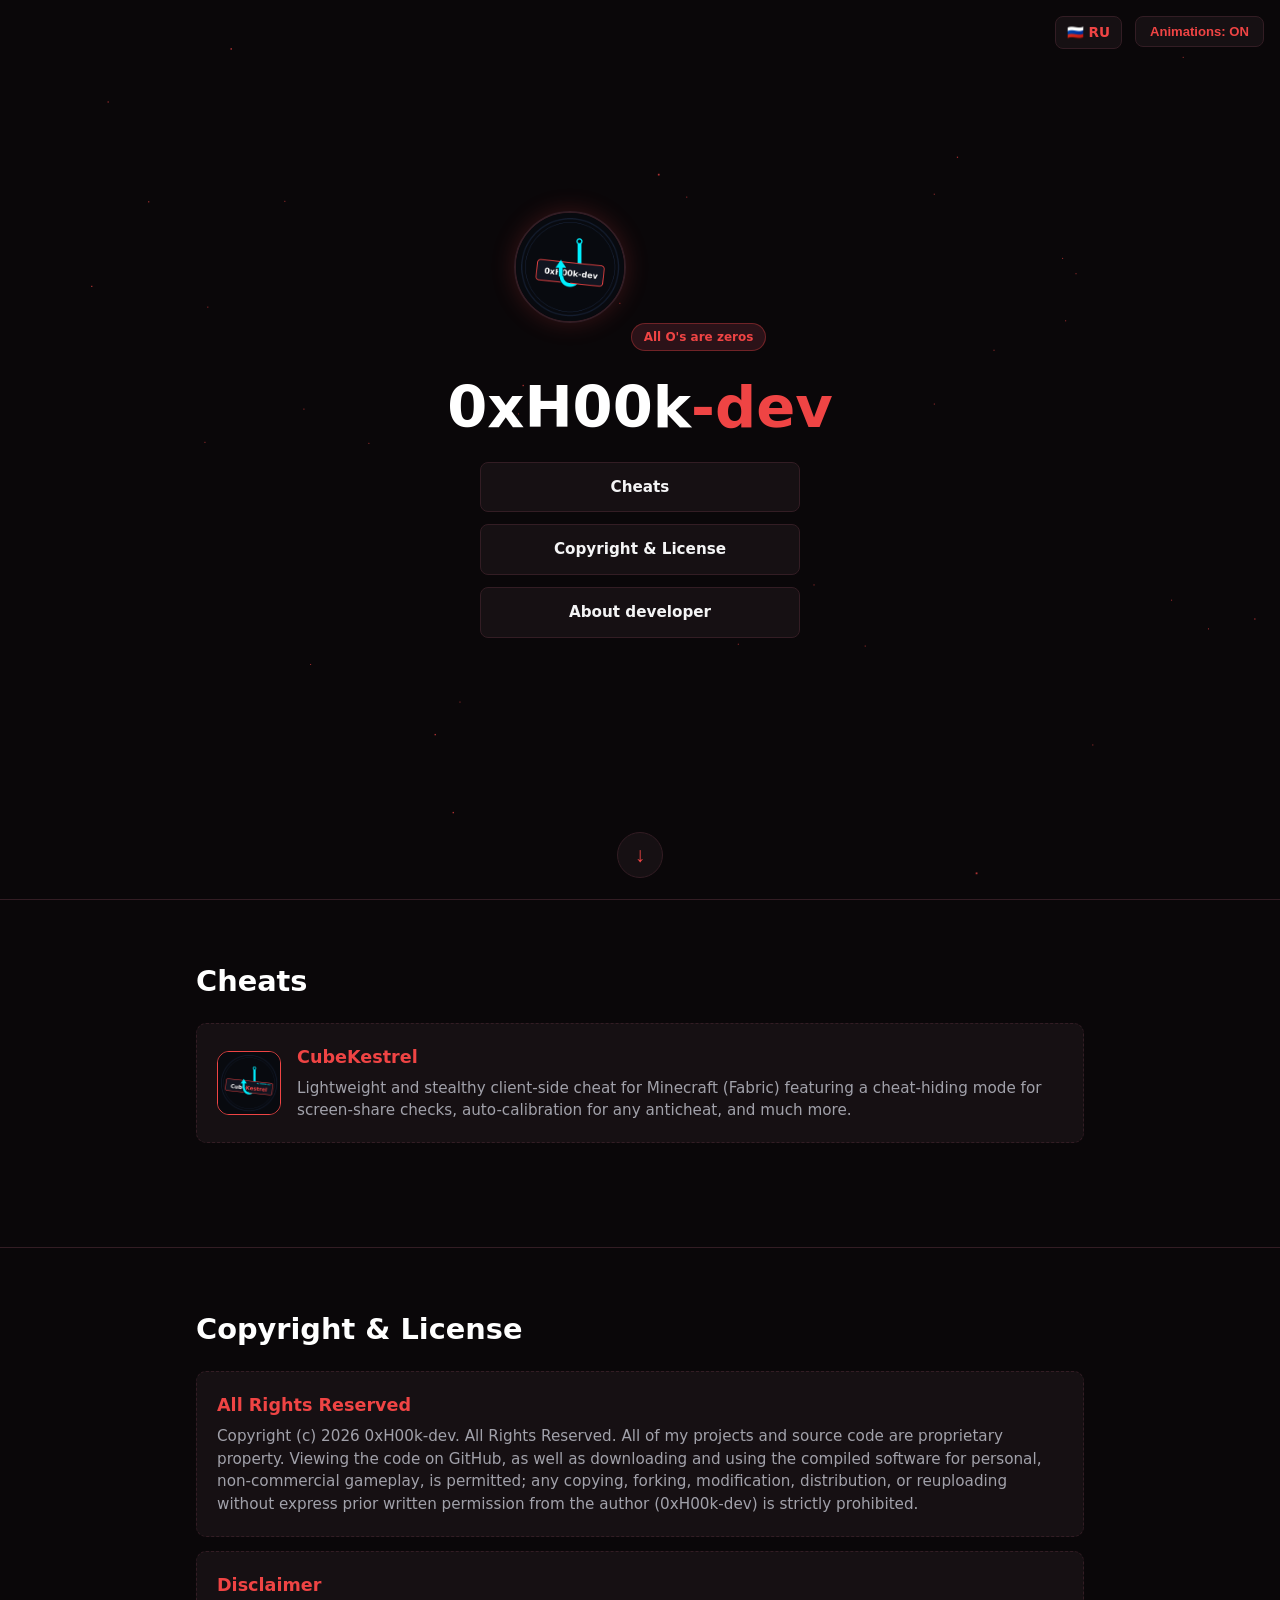
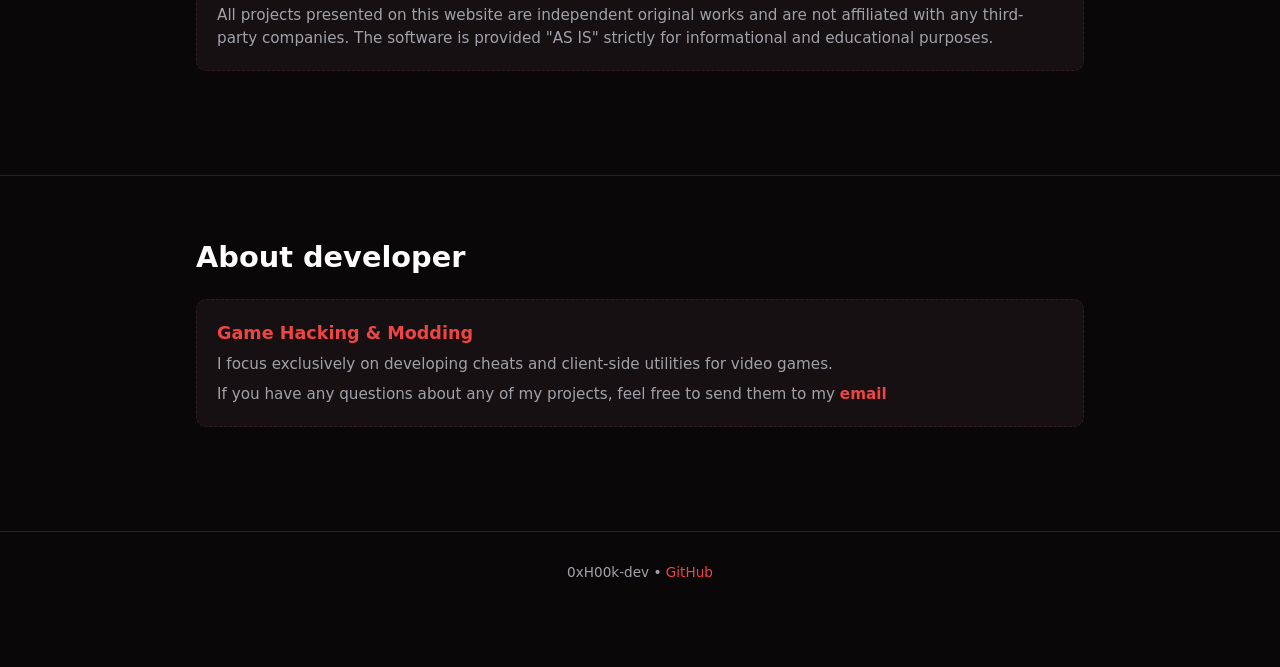
<file: index.html>
<!DOCTYPE html>
<html lang="ru">
<head>
    <meta property="og:type" content="website">
    <meta property="og:url" content="https://0xh00k-dev.github.io/">
    <meta property="og:title" content="0xH00k-dev — CubeKestrel | Stealth Ghost Client (Fabric 1.21)">
    <meta property="og:description" content="Official hub of 0xH00k-dev. Lightweight and stealthy Fabric ghost cheat for Minecraft 1.21 with native Key Binds UI, Panic Mode, and anticheat auto-calibration.">
    <meta property="og:image" content="https://0xh00k-dev.github.io/logo.png">
    <meta name="twitter:card" content="summary">
    <meta charset="UTF-8">
    <meta name="viewport" content="width=device-width, initial-scale=1.0">
    <title>0xH00k-dev</title>
    <link rel="stylesheet" href="./style.css">
</head>
<body id="top">

<div id="scroll-progress"></div>
<button type="button" id="toggle-anim">Animations: ВКЛ</button>
<a id="lang-btn" href="index_ru.html" title="English version">🇷🇺 RU</a>

<canvas id="starfield"></canvas>

<header class="scroll-step">
    <div class="container">
        <img src="./logo.png" alt="0xH00k-dev" class="hero-logo">
        <div class="badge">All O's are zeros</div>
        <h1>0xH00k<span>-dev</span></h1>
        <!--<p class="subtitle">Memory manipulation, hooking &amp; game internals</p>-->
        <div class="nav-list">
            <a href="#cheats" class="btn-line">Cheats</a>
            <a href="#license" class="btn-line">Copyright & License</a>
            <a href="#about" class="btn-line">About developer</a>
        </div>
    </div>
</header>

<section id="cheats" class="scroll-step">
    <div class="container">
        <h2>Cheats</h2>
        
        
<a href="cheats/CubeKestrel/index_us.html" style="text-decoration: none; color: inherit; display: block;">
    <div class="sub-block" style="display: flex; align-items: center; gap: 16px; cursor: pointer;">
        <img src="cubekestrel_logo.png" alt="CubeKestrel Logo" style="width: 64px; height: 64px; border-radius: 12px; border: 1px solid #ef4444; flex-shrink: 0;">
        <div>
            <h3 style="margin: 0 0 6px 0;">CubeKestrel</h3>
            <p style="margin: 0;">Lightweight and stealthy client-side cheat for Minecraft (Fabric) featuring a cheat-hiding mode for screen-share checks, auto-calibration for any anticheat, and much more.</p>
        </div>
    </div>
</a>

        
    </div>
</section>

<!--<section id="tools" class="scroll-step">
    <div class="container">
        <h2>Инструменты</h2>
        <div class="sub-block"><h3></h3><p></p></div>
        <div class="sub-block"><h3></h3><p></p></div>
    </div>
</section>-->
<section id="license" class="scroll-step">
    <div class="container">
        <h2>Copyright &amp; License</h2>
        <div class="sub-block">
            <h3>All Rights Reserved</h3>
            <p>Copyright (c) 2026 0xH00k-dev. All Rights Reserved. All of my projects and source code are proprietary property. Viewing the code on GitHub, as well as downloading and using the compiled software for personal, non-commercial gameplay, is permitted; any copying, forking, modification, distribution, or reuploading without express prior written permission from the author (0xH00k-dev) is strictly prohibited.</p>
        </div>
        <div class="sub-block">
            <h3>Disclaimer</h3>
            <p>All projects presented on this website are independent original works and are not affiliated with any third-party companies. The software is provided "AS IS" strictly for informational and educational purposes.</p>
        </div>
    </div>
</section>


    </div>
</section>

<section id="about" class="scroll-step">
    <div class="container">
        <h2>About developer</h2>
        <div class="sub-block">
            <h3>Game Hacking &amp; Modding</h3>
            <p>I focus exclusively on developing cheats and client-side utilities for video games.</p>
<p style="margin-top: 8px;">If you have any questions about any of my projects, feel free to send them to my <a href="mailto:0xH00K.dev@gmail.com" class="inline-link">email</a></p>
        </div>
    </div>
</section>


<footer>
    <div class="container">0xH00k-dev • <a href="https://github.com/0xH00k-dev" target="_blank" rel="noopener noreferrer">GitHub</a></div>
</footer>

<button type="button" id="next-btn" title="Next">↓</button>
<button type="button" id="top-btn" title="Go up">↑</button>

<script>
const canvas = document.getElementById('starfield'), ctx = canvas.getContext('2d', { alpha: false });
const animBtn = document.getElementById('toggle-anim');
let w, h, cx, cy, tx = 0, ty = 0, ox = 0, oy = 0, lastT = 0, rafId = null;
let animOn = localStorage.getItem('hookdev_anim') !== 'off';

function resize() { w = canvas.width = innerWidth; h = canvas.height = innerHeight; cx = w / 2; cy = h / 2; }
const stars = Array.from({ length: 65 }, () => ({ x: 0, y: 0, z: 0 }));
function resetStar(s, init) {
    s.x = (Math.random() - 0.5) * w * 1.5;
    s.y = (Math.random() - 0.5) * h * 1.5;
    s.z = init ? Math.random() * w : w;
}

function drawStars(t) {
    if (!animOn) return;
    rafId = requestAnimationFrame(drawStars);
    if (document.hidden || t - lastT < 33) return;
    lastT = t;

    ctx.fillStyle = '#0a0709';
    ctx.fillRect(0, 0, w, h);
    ox += (tx - ox) * 0.08; oy += (ty - oy) * 0.08;
    ctx.fillStyle = 'rgba(239, 68, 68, 0.7)';

    for (const s of stars) {
        s.z -= 3.5;
        if (s.z <= 1) resetStar(s, false);
        const sx = (s.x / s.z) * (w * 0.4) + cx + ox;
        const sy = (s.y / s.z) * (w * 0.4) + cy + oy;
        if (sx >= 0 && sx <= w && sy >= 0 && sy <= h) {
            const sz = Math.max(1, (1 - s.z / w) * 2.5);
            ctx.fillRect(sx, sy, sz, sz);
        }
    }
}

function syncAnim() {
    document.body.classList.toggle('no-anim', !animOn);
    animBtn.textContent = animOn ? 'Animations: ON' : 'Animations: OFF';
    animBtn.classList.toggle('off', !animOn);

    if (animOn && !rafId) rafId = requestAnimationFrame(drawStars);
    if (!animOn) {
        cancelAnimationFrame(rafId);
        rafId = null;
        wheelActive = false;
        if (scrollAnimId) cancelAnimationFrame(scrollAnimId);
        ctx.fillStyle = '#0a0709';
        ctx.fillRect(0, 0, w, h);
    }
}

animBtn.onclick = () => { animOn = !animOn; localStorage.setItem('hookdev_anim', animOn ? 'on' : 'off'); syncAnim(); };
onmousemove = e => { if (animOn) { tx = -(e.clientX / w - 0.5) * 90; ty = -(e.clientY / h - 0.5) * 90; } };
onmouseleave = () => { tx = ty = 0; };
onresize = () => { resize(); if (!animOn) syncAnim(); };
resize(); stars.forEach(s => resetStar(s, true)); syncAnim();

let scrollAnimId = null;
let wheelTarget = scrollY, wheelCurrent = scrollY, wheelActive = false;

function smoothTo(to, hash) {
    wheelActive = false;
    if (scrollAnimId) cancelAnimationFrame(scrollAnimId);

    if (!animOn) {
        scrollTo(0, to);
        wheelTarget = wheelCurrent = to;
        if (hash && history.pushState) history.pushState(null, null, hash);
        return;
    }

    const from = scrollY, dist = to - from;
    const duration = Math.min(3000, Math.max(900, Math.abs(dist) * 0.8));
    let start = null;
    const ease = t => t < 0.5 ? 4 * t * t * t : 1 - Math.pow(-2 * t + 2, 3) / 2;

    const step = now => {
        if (!start) start = now;
        const p = Math.min((now - start) / duration, 1);
        const pos = from + dist * ease(p);
        scrollTo(0, pos);
        wheelTarget = wheelCurrent = pos;

        if (p < 1) {
            scrollAnimId = requestAnimationFrame(step);
        } else {
            scrollAnimId = null;
            if (hash && history.pushState) history.pushState(null, null, hash);
        }
    };
    scrollAnimId = requestAnimationFrame(step);
}

function wheelLoop() {
    if (!wheelActive || !animOn) return;
    const diff = wheelTarget - wheelCurrent;
    wheelCurrent += diff * 0.1;
    scrollTo(0, wheelCurrent);

    if (Math.abs(diff) > 0.5) {
        requestAnimationFrame(wheelLoop);
    } else {
        scrollTo(0, wheelTarget);
        wheelActive = false;
    }
}

addEventListener('wheel', e => {
    if (!animOn || e.ctrlKey) return;
    e.preventDefault();
    if (scrollAnimId) { cancelAnimationFrame(scrollAnimId); scrollAnimId = null; }

    if (!wheelActive) {
        wheelCurrent = scrollY;
        wheelTarget = scrollY;
        wheelActive = true;
        requestAnimationFrame(wheelLoop);
    }

    const maxScroll = document.documentElement.scrollHeight - innerHeight;
    wheelTarget = Math.max(0, Math.min(maxScroll, wheelTarget + e.deltaY * 1.1));
}, { passive: false });

document.querySelectorAll('a[href^="#"]').forEach(a => a.onclick = e => {
    const id = a.getAttribute('href').slice(1), el = document.getElementById(id);
    if (el) { e.preventDefault(); smoothTo(el.getBoundingClientRect().top + scrollY, '#' + id); }
});

const steps = [...document.querySelectorAll('.scroll-step')];
const nextBtn = document.getElementById('next-btn'), topBtn = document.getElementById('top-btn'), bar = document.getElementById('scroll-progress');

nextBtn.onclick = () => {
    const next = steps.find(s => s.getBoundingClientRect().top + scrollY > scrollY + 20);
    if (next) smoothTo(next.getBoundingClientRect().top + scrollY, next.id ? '#' + next.id : null);
};
topBtn.onclick = () => smoothTo(0, '#top');

function updateUI() {
    const y = scrollY, max = document.documentElement.scrollHeight - innerHeight;
    bar.style.width = (max > 0 ? Math.min(100, (y / max) * 100) : 0) + '%';
    topBtn.classList.toggle('show', y > 200);
    const lastTop = steps[steps.length - 1].getBoundingClientRect().top + y;
    nextBtn.classList.toggle('hidden', y >= lastTop - 20 || y >= max - 10);
}
addEventListener('scroll', updateUI, { passive: true });
addEventListener('resize', updateUI, { passive: true });
updateUI();
</script>
</body>
</html>
</file>
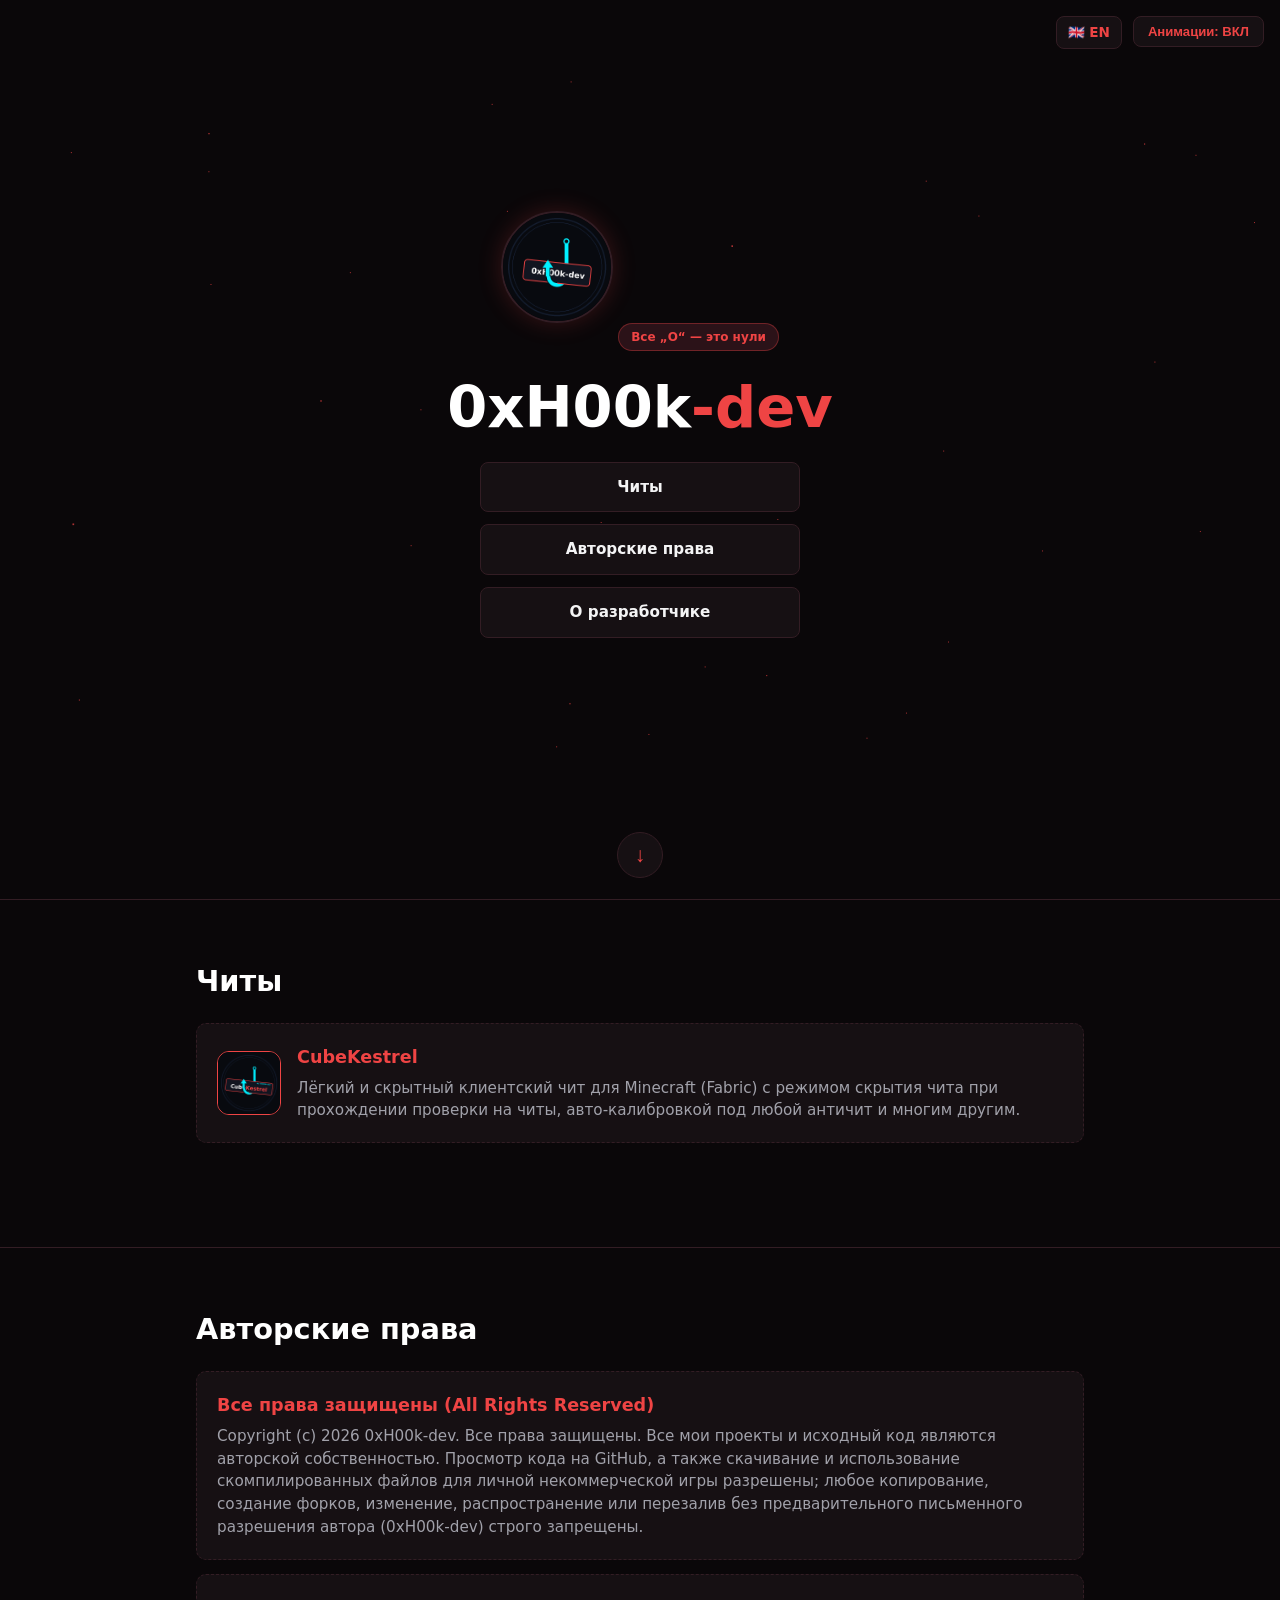
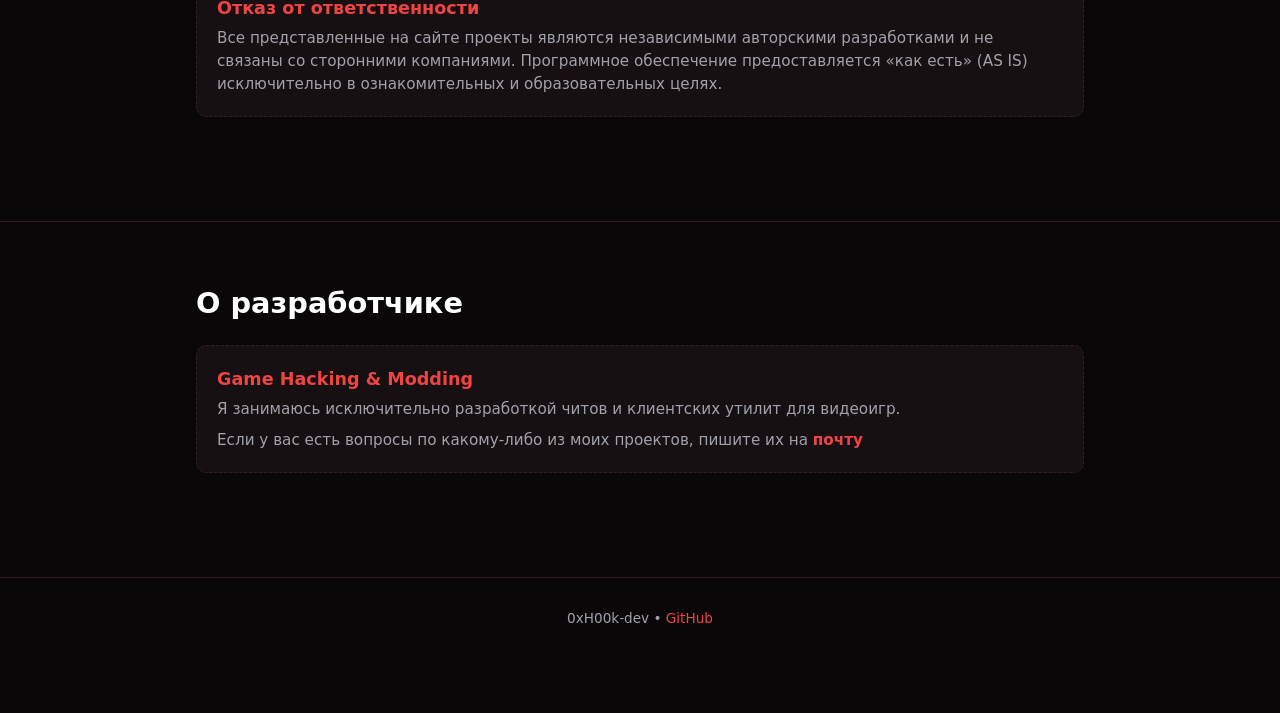
<file: index_ru.html>
<!DOCTYPE html>
<html lang="ru">
<head>
    <meta property="og:type" content="website">
    <meta property="og:url" content="https://0xh00k-dev.github.io/index_ru.html">
    <meta property="og:title" content="0xH00k-dev — CubeKestrel | Беспалевный чит-мод для Minecraft 1.21 (Fabric)">
    <meta property="og:description" content="Официальный сайт разработчика 0xH00k-dev. Лёгкий беспалевный чит для Minecraft 1.21 с меню в настройках клавиш, Panic Mode и авто-калибровкой под античит.">
    <meta property="og:image" content="https://0xh00k-dev.github.io/logo.png">
    <meta name="twitter:card" content="summary">
    <meta charset="UTF-8">
    <meta name="viewport" content="width=device-width, initial-scale=1.0">
    <title>0xH00k-dev</title>
    <link rel="stylesheet" href="./style.css">
</head>
<body id="top">

<div id="scroll-progress"></div>
<button type="button" id="toggle-anim">Анимации: ВКЛ</button>
<a id="lang-btn" href="index.html" title="English version">🇬🇧 EN</a>

<canvas id="starfield"></canvas>

<header class="scroll-step">
    <div class="container">
        <img src="./logo.png" alt="0xH00k-dev" class="hero-logo">
        <div class="badge">Все „O“ — это нули</div>
        <h1>0xH00k<span>-dev</span></h1>
        <!--<p class="subtitle">Memory manipulation, hooking &amp; game internals</p>-->
        <div class="nav-list">
            <a href="#cheats" class="btn-line">Читы</a>
            <a href="#license" class="btn-line">Авторские права</a>
            <a href="#about" class="btn-line">О разработчике</a>
        </div>
    </div>
</header>

<section id="cheats" class="scroll-step">
    <div class="container">
        <h2>Читы</h2>
        
        
<a href="cheats/CubeKestrel/index_ru.html" style="text-decoration: none; color: inherit; display: block;">
    <div class="sub-block" style="display: flex; align-items: center; gap: 16px; cursor: pointer;">
        <img src="cubekestrel_logo.png" alt="CubeKestrel Logo" style="width: 64px; height: 64px; border-radius: 12px; border: 1px solid #ef4444; flex-shrink: 0;">
        <div>
            <h3 style="margin: 0 0 6px 0;">CubeKestrel</h3>
            <p style="margin: 0;">Лёгкий и скрытный клиентский чит для Minecraft (Fabric) с режимом скрытия чита при прохождении проверки на читы, авто-калибровкой под любой античит и многим другим.</p>
        </div>
    </div>
</a>

        
    </div>
</section>

<!--<section id="tools" class="scroll-step">
    <div class="container">
        <h2>Инструменты</h2>
        <div class="sub-block"><h3></h3><p></p></div>
        <div class="sub-block"><h3></h3><p></p></div>
    </div>
</section>-->
<section id="license" class="scroll-step">
    <div class="container">
        <h2>Авторские права</h2>
        <div class="sub-block">
            <h3>Все права защищены (All Rights Reserved)</h3>
            <p>Copyright (c) 2026 0xH00k-dev. Все права защищены. Все мои проекты и исходный код являются авторской собственностью. Просмотр кода на GitHub, а также скачивание и использование скомпилированных файлов для личной некоммерческой игры разрешены; любое копирование, создание форков, изменение, распространение или перезалив без предварительного письменного разрешения автора (0xH00k-dev) строго запрещены.</p>
        </div>
        <div class="sub-block">
            <h3>Отказ от ответственности</h3>
            <p>Все представленные на сайте проекты являются независимыми авторскими разработками и не связаны со сторонними компаниями. Программное обеспечение предоставляется «как есть» (AS IS) исключительно в ознакомительных и образовательных целях.</p>
        </div>
    </div>
</section>


    </div>
</section>

<section id="about" class="scroll-step">
    <div class="container">
        <h2>О разработчике</h2>
        <div class="sub-block">
            <h3>Game Hacking &amp; Modding</h3>
            <p>Я занимаюсь исключительно разработкой читов и клиентских утилит для видеоигр.</p>
            <p style="margin-top: 8px;">Если у вас есть вопросы по какому-либо из моих проектов, пишите их на <a href="mailto:0xH00K.dev@gmail.com" class="inline-link">почту</a></p>
        </div>
    </div>
</section>


<footer>
    <div class="container">0xH00k-dev • <a href="https://github.com/0xH00k-dev" target="_blank" rel="noopener noreferrer">GitHub</a></div>
</footer>

<button type="button" id="next-btn" title="Далее">↓</button>
<button type="button" id="top-btn" title="Наверх">↑</button>

<script>
const canvas = document.getElementById('starfield'), ctx = canvas.getContext('2d', { alpha: false });
const animBtn = document.getElementById('toggle-anim');
let w, h, cx, cy, tx = 0, ty = 0, ox = 0, oy = 0, lastT = 0, rafId = null;
let animOn = localStorage.getItem('hookdev_anim') !== 'off';

function resize() { w = canvas.width = innerWidth; h = canvas.height = innerHeight; cx = w / 2; cy = h / 2; }
const stars = Array.from({ length: 65 }, () => ({ x: 0, y: 0, z: 0 }));
function resetStar(s, init) {
    s.x = (Math.random() - 0.5) * w * 1.5;
    s.y = (Math.random() - 0.5) * h * 1.5;
    s.z = init ? Math.random() * w : w;
}

function drawStars(t) {
    if (!animOn) return;
    rafId = requestAnimationFrame(drawStars);
    if (document.hidden || t - lastT < 33) return;
    lastT = t;

    ctx.fillStyle = '#0a0709';
    ctx.fillRect(0, 0, w, h);
    ox += (tx - ox) * 0.08; oy += (ty - oy) * 0.08;
    ctx.fillStyle = 'rgba(239, 68, 68, 0.7)';

    for (const s of stars) {
        s.z -= 3.5;
        if (s.z <= 1) resetStar(s, false);
        const sx = (s.x / s.z) * (w * 0.4) + cx + ox;
        const sy = (s.y / s.z) * (w * 0.4) + cy + oy;
        if (sx >= 0 && sx <= w && sy >= 0 && sy <= h) {
            const sz = Math.max(1, (1 - s.z / w) * 2.5);
            ctx.fillRect(sx, sy, sz, sz);
        }
    }
}

function syncAnim() {
    document.body.classList.toggle('no-anim', !animOn);
    animBtn.textContent = animOn ? 'Анимации: ВКЛ' : 'Анимации: ВЫКЛ';
    animBtn.classList.toggle('off', !animOn);

    if (animOn && !rafId) rafId = requestAnimationFrame(drawStars);
    if (!animOn) {
        cancelAnimationFrame(rafId);
        rafId = null;
        wheelActive = false;
        if (scrollAnimId) cancelAnimationFrame(scrollAnimId);
        ctx.fillStyle = '#0a0709';
        ctx.fillRect(0, 0, w, h);
    }
}

animBtn.onclick = () => { animOn = !animOn; localStorage.setItem('hookdev_anim', animOn ? 'on' : 'off'); syncAnim(); };
onmousemove = e => { if (animOn) { tx = -(e.clientX / w - 0.5) * 90; ty = -(e.clientY / h - 0.5) * 90; } };
onmouseleave = () => { tx = ty = 0; };
onresize = () => { resize(); if (!animOn) syncAnim(); };
resize(); stars.forEach(s => resetStar(s, true)); syncAnim();

let scrollAnimId = null;
let wheelTarget = scrollY, wheelCurrent = scrollY, wheelActive = false;

function smoothTo(to, hash) {
    wheelActive = false;
    if (scrollAnimId) cancelAnimationFrame(scrollAnimId);

    if (!animOn) {
        scrollTo(0, to);
        wheelTarget = wheelCurrent = to;
        if (hash && history.pushState) history.pushState(null, null, hash);
        return;
    }

    const from = scrollY, dist = to - from;
    const duration = Math.min(3000, Math.max(900, Math.abs(dist) * 0.8));
    let start = null;
    const ease = t => t < 0.5 ? 4 * t * t * t : 1 - Math.pow(-2 * t + 2, 3) / 2;

    const step = now => {
        if (!start) start = now;
        const p = Math.min((now - start) / duration, 1);
        const pos = from + dist * ease(p);
        scrollTo(0, pos);
        wheelTarget = wheelCurrent = pos;

        if (p < 1) {
            scrollAnimId = requestAnimationFrame(step);
        } else {
            scrollAnimId = null;
            if (hash && history.pushState) history.pushState(null, null, hash);
        }
    };
    scrollAnimId = requestAnimationFrame(step);
}

function wheelLoop() {
    if (!wheelActive || !animOn) return;
    const diff = wheelTarget - wheelCurrent;
    wheelCurrent += diff * 0.1;
    scrollTo(0, wheelCurrent);

    if (Math.abs(diff) > 0.5) {
        requestAnimationFrame(wheelLoop);
    } else {
        scrollTo(0, wheelTarget);
        wheelActive = false;
    }
}

addEventListener('wheel', e => {
    if (!animOn || e.ctrlKey) return;
    e.preventDefault();
    if (scrollAnimId) { cancelAnimationFrame(scrollAnimId); scrollAnimId = null; }

    if (!wheelActive) {
        wheelCurrent = scrollY;
        wheelTarget = scrollY;
        wheelActive = true;
        requestAnimationFrame(wheelLoop);
    }

    const maxScroll = document.documentElement.scrollHeight - innerHeight;
    wheelTarget = Math.max(0, Math.min(maxScroll, wheelTarget + e.deltaY * 1.1));
}, { passive: false });

document.querySelectorAll('a[href^="#"]').forEach(a => a.onclick = e => {
    const id = a.getAttribute('href').slice(1), el = document.getElementById(id);
    if (el) { e.preventDefault(); smoothTo(el.getBoundingClientRect().top + scrollY, '#' + id); }
});

const steps = [...document.querySelectorAll('.scroll-step')];
const nextBtn = document.getElementById('next-btn'), topBtn = document.getElementById('top-btn'), bar = document.getElementById('scroll-progress');

nextBtn.onclick = () => {
    const next = steps.find(s => s.getBoundingClientRect().top + scrollY > scrollY + 20);
    if (next) smoothTo(next.getBoundingClientRect().top + scrollY, next.id ? '#' + next.id : null);
};
topBtn.onclick = () => smoothTo(0, '#top');

function updateUI() {
    const y = scrollY, max = document.documentElement.scrollHeight - innerHeight;
    bar.style.width = (max > 0 ? Math.min(100, (y / max) * 100) : 0) + '%';
    topBtn.classList.toggle('show', y > 200);
    const lastTop = steps[steps.length - 1].getBoundingClientRect().top + y;
    nextBtn.classList.toggle('hidden', y >= lastTop - 20 || y >= max - 10);
}
addEventListener('scroll', updateUI, { passive: true });
addEventListener('resize', updateUI, { passive: true });
updateUI();
</script>
</body>
</html>
</file>
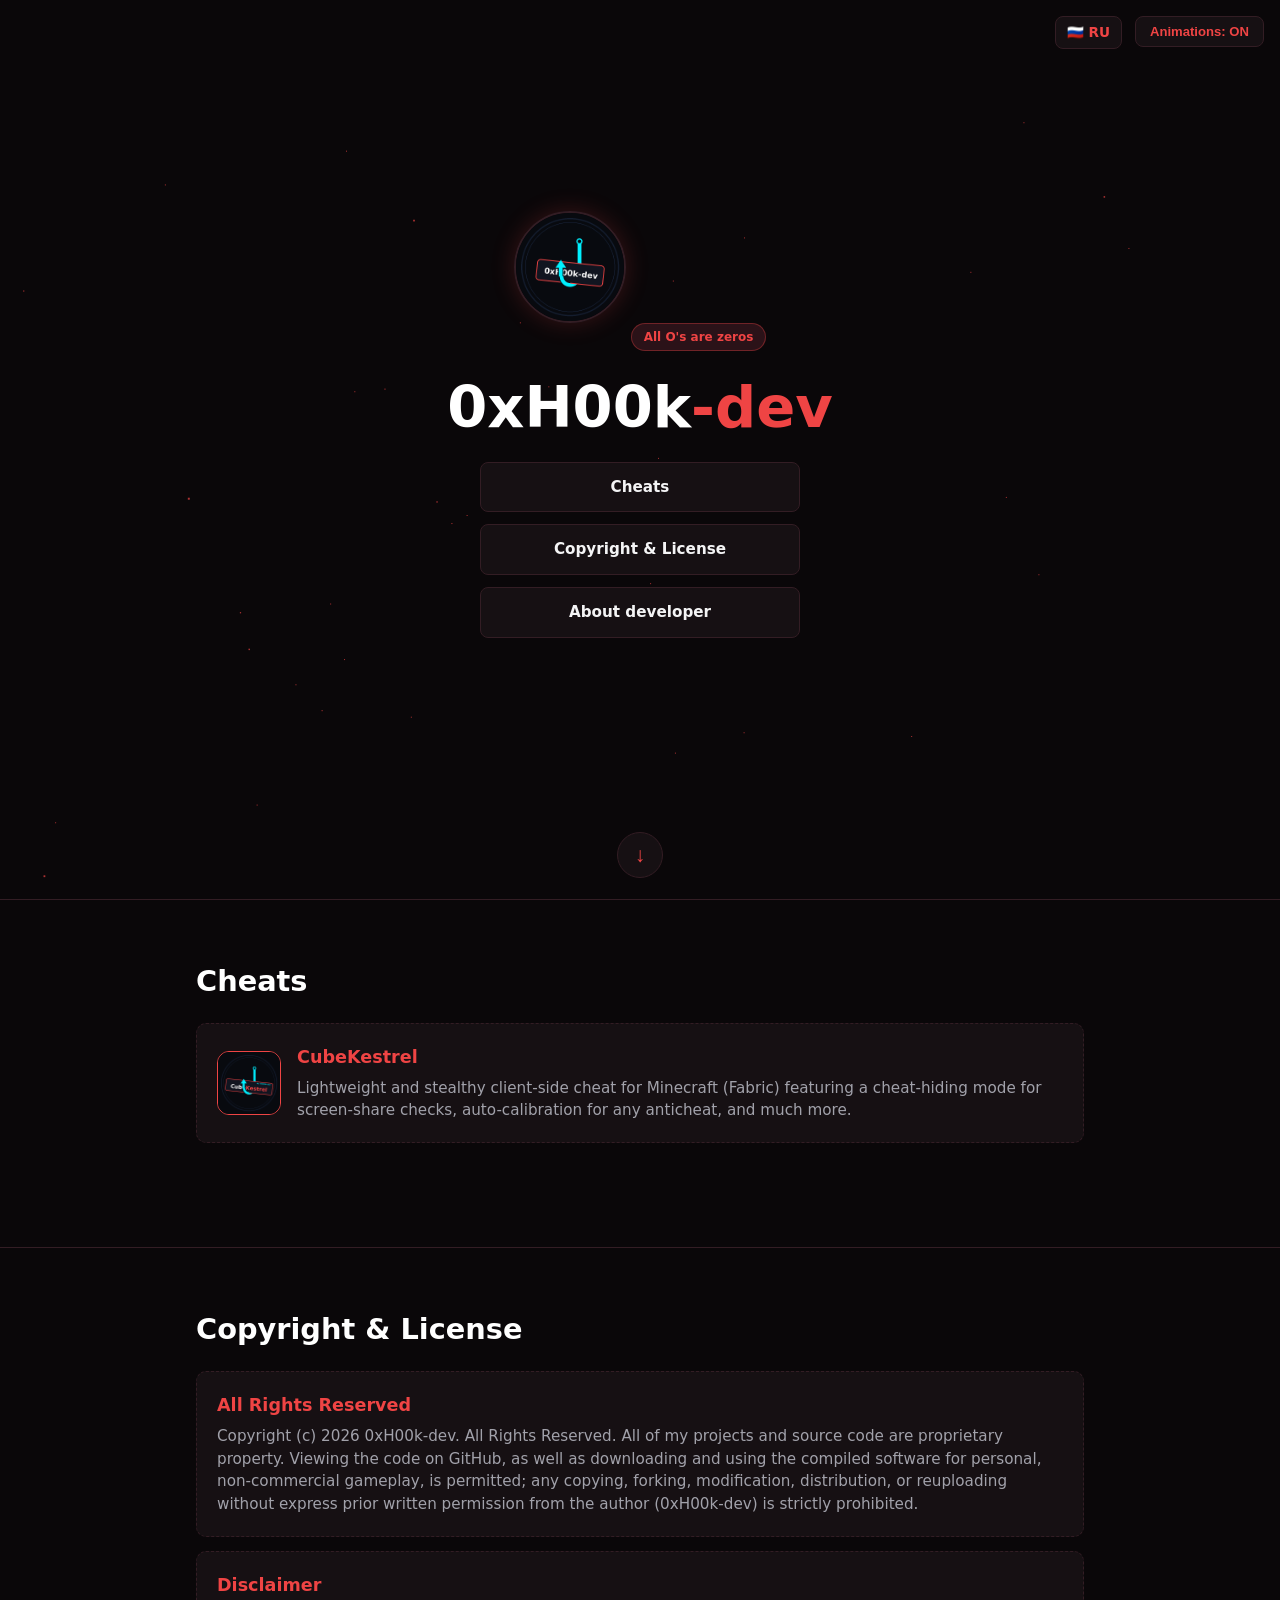
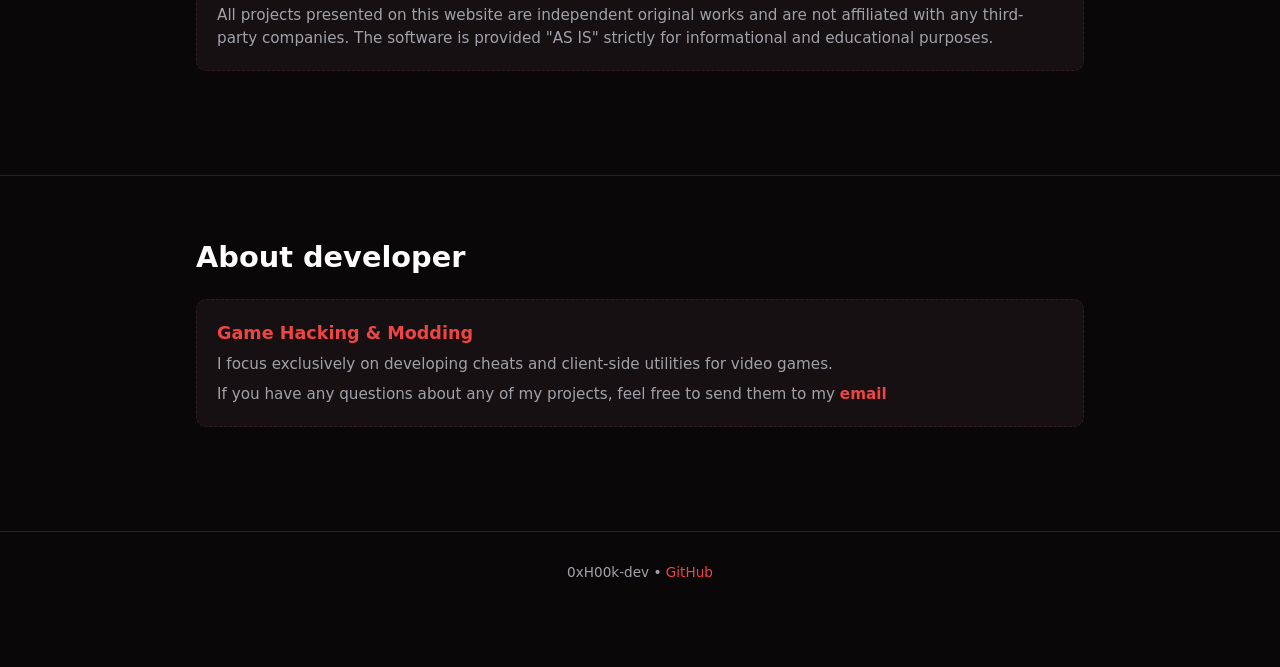
<file: index_us.html>
<!DOCTYPE html>
<html lang="ru">
<head>
    <meta charset="UTF-8">
    <meta name="viewport" content="width=device-width, initial-scale=1.0">
    <title>0xH00k-dev</title>
    <link rel="stylesheet" href="./style.css">
</head>
<body id="top">

<div id="scroll-progress"></div>
<button type="button" id="toggle-anim">Animations: ВКЛ</button>
<a id="lang-btn" href="index_ru.html" title="English version">🇷🇺 RU</a>

<canvas id="starfield"></canvas>

<header class="scroll-step">
    <div class="container">
        <img src="./logo.png" alt="0xH00k-dev" class="hero-logo">
        <div class="badge">All O's are zeros</div>
        <h1>0xH00k<span>-dev</span></h1>
        <!--<p class="subtitle">Memory manipulation, hooking &amp; game internals</p>-->
        <div class="nav-list">
            <a href="#cheats" class="btn-line">Cheats</a>
            <a href="#license" class="btn-line">Copyright & License</a>
            <a href="#about" class="btn-line">About developer</a>
        </div>
    </div>
</header>

<section id="cheats" class="scroll-step">
    <div class="container">
        <h2>Cheats</h2>
        
        
<a href="cheats/CubeKestrel/index_us.html" style="text-decoration: none; color: inherit; display: block;">
    <div class="sub-block" style="display: flex; align-items: center; gap: 16px; cursor: pointer;">
        <img src="cubekestrel_logo.png" alt="CubeKestrel Logo" style="width: 64px; height: 64px; border-radius: 12px; border: 1px solid #ef4444; flex-shrink: 0;">
        <div>
            <h3 style="margin: 0 0 6px 0;">CubeKestrel</h3>
            <p style="margin: 0;">Lightweight and stealthy client-side cheat for Minecraft (Fabric) featuring a cheat-hiding mode for screen-share checks, auto-calibration for any anticheat, and much more.</p>
        </div>
    </div>
</a>

        
    </div>
</section>

<!--<section id="tools" class="scroll-step">
    <div class="container">
        <h2>Инструменты</h2>
        <div class="sub-block"><h3></h3><p></p></div>
        <div class="sub-block"><h3></h3><p></p></div>
    </div>
</section>-->
<section id="license" class="scroll-step">
    <div class="container">
        <h2>Copyright &amp; License</h2>
        <div class="sub-block">
            <h3>All Rights Reserved</h3>
            <p>Copyright (c) 2026 0xH00k-dev. All Rights Reserved. All of my projects and source code are proprietary property. Viewing the code on GitHub, as well as downloading and using the compiled software for personal, non-commercial gameplay, is permitted; any copying, forking, modification, distribution, or reuploading without express prior written permission from the author (0xH00k-dev) is strictly prohibited.</p>
        </div>
        <div class="sub-block">
            <h3>Disclaimer</h3>
            <p>All projects presented on this website are independent original works and are not affiliated with any third-party companies. The software is provided "AS IS" strictly for informational and educational purposes.</p>
        </div>
    </div>
</section>


    </div>
</section>

<section id="about" class="scroll-step">
    <div class="container">
        <h2>About developer</h2>
        <div class="sub-block">
            <h3>Game Hacking &amp; Modding</h3>
            <p>I focus exclusively on developing cheats and client-side utilities for video games.</p>
<p style="margin-top: 8px;">If you have any questions about any of my projects, feel free to send them to my <a href="mailto:0xH00K.dev@gmail.com" class="inline-link">email</a></p>
        </div>
    </div>
</section>


<footer>
    <div class="container">0xH00k-dev • <a href="https://github.com/0xH00k-dev" target="_blank" rel="noopener noreferrer">GitHub</a></div>
</footer>

<button type="button" id="next-btn" title="Next">↓</button>
<button type="button" id="top-btn" title="Go up">↑</button>

<script>
const canvas = document.getElementById('starfield'), ctx = canvas.getContext('2d', { alpha: false });
const animBtn = document.getElementById('toggle-anim');
let w, h, cx, cy, tx = 0, ty = 0, ox = 0, oy = 0, lastT = 0, rafId = null;
let animOn = localStorage.getItem('hookdev_anim') !== 'off';

function resize() { w = canvas.width = innerWidth; h = canvas.height = innerHeight; cx = w / 2; cy = h / 2; }
const stars = Array.from({ length: 65 }, () => ({ x: 0, y: 0, z: 0 }));
function resetStar(s, init) {
    s.x = (Math.random() - 0.5) * w * 1.5;
    s.y = (Math.random() - 0.5) * h * 1.5;
    s.z = init ? Math.random() * w : w;
}

function drawStars(t) {
    if (!animOn) return;
    rafId = requestAnimationFrame(drawStars);
    if (document.hidden || t - lastT < 33) return;
    lastT = t;

    ctx.fillStyle = '#0a0709';
    ctx.fillRect(0, 0, w, h);
    ox += (tx - ox) * 0.08; oy += (ty - oy) * 0.08;
    ctx.fillStyle = 'rgba(239, 68, 68, 0.7)';

    for (const s of stars) {
        s.z -= 3.5;
        if (s.z <= 1) resetStar(s, false);
        const sx = (s.x / s.z) * (w * 0.4) + cx + ox;
        const sy = (s.y / s.z) * (w * 0.4) + cy + oy;
        if (sx >= 0 && sx <= w && sy >= 0 && sy <= h) {
            const sz = Math.max(1, (1 - s.z / w) * 2.5);
            ctx.fillRect(sx, sy, sz, sz);
        }
    }
}

function syncAnim() {
    document.body.classList.toggle('no-anim', !animOn);
    animBtn.textContent = animOn ? 'Animations: ON' : 'Animations: OFF';
    animBtn.classList.toggle('off', !animOn);

    if (animOn && !rafId) rafId = requestAnimationFrame(drawStars);
    if (!animOn) {
        cancelAnimationFrame(rafId);
        rafId = null;
        wheelActive = false;
        if (scrollAnimId) cancelAnimationFrame(scrollAnimId);
        ctx.fillStyle = '#0a0709';
        ctx.fillRect(0, 0, w, h);
    }
}

animBtn.onclick = () => { animOn = !animOn; localStorage.setItem('hookdev_anim', animOn ? 'on' : 'off'); syncAnim(); };
onmousemove = e => { if (animOn) { tx = -(e.clientX / w - 0.5) * 90; ty = -(e.clientY / h - 0.5) * 90; } };
onmouseleave = () => { tx = ty = 0; };
onresize = () => { resize(); if (!animOn) syncAnim(); };
resize(); stars.forEach(s => resetStar(s, true)); syncAnim();

let scrollAnimId = null;
let wheelTarget = scrollY, wheelCurrent = scrollY, wheelActive = false;

function smoothTo(to, hash) {
    wheelActive = false;
    if (scrollAnimId) cancelAnimationFrame(scrollAnimId);

    if (!animOn) {
        scrollTo(0, to);
        wheelTarget = wheelCurrent = to;
        if (hash && history.pushState) history.pushState(null, null, hash);
        return;
    }

    const from = scrollY, dist = to - from;
    const duration = Math.min(3000, Math.max(900, Math.abs(dist) * 0.8));
    let start = null;
    const ease = t => t < 0.5 ? 4 * t * t * t : 1 - Math.pow(-2 * t + 2, 3) / 2;

    const step = now => {
        if (!start) start = now;
        const p = Math.min((now - start) / duration, 1);
        const pos = from + dist * ease(p);
        scrollTo(0, pos);
        wheelTarget = wheelCurrent = pos;

        if (p < 1) {
            scrollAnimId = requestAnimationFrame(step);
        } else {
            scrollAnimId = null;
            if (hash && history.pushState) history.pushState(null, null, hash);
        }
    };
    scrollAnimId = requestAnimationFrame(step);
}

function wheelLoop() {
    if (!wheelActive || !animOn) return;
    const diff = wheelTarget - wheelCurrent;
    wheelCurrent += diff * 0.1;
    scrollTo(0, wheelCurrent);

    if (Math.abs(diff) > 0.5) {
        requestAnimationFrame(wheelLoop);
    } else {
        scrollTo(0, wheelTarget);
        wheelActive = false;
    }
}

addEventListener('wheel', e => {
    if (!animOn || e.ctrlKey) return;
    e.preventDefault();
    if (scrollAnimId) { cancelAnimationFrame(scrollAnimId); scrollAnimId = null; }

    if (!wheelActive) {
        wheelCurrent = scrollY;
        wheelTarget = scrollY;
        wheelActive = true;
        requestAnimationFrame(wheelLoop);
    }

    const maxScroll = document.documentElement.scrollHeight - innerHeight;
    wheelTarget = Math.max(0, Math.min(maxScroll, wheelTarget + e.deltaY * 1.1));
}, { passive: false });

document.querySelectorAll('a[href^="#"]').forEach(a => a.onclick = e => {
    const id = a.getAttribute('href').slice(1), el = document.getElementById(id);
    if (el) { e.preventDefault(); smoothTo(el.getBoundingClientRect().top + scrollY, '#' + id); }
});

const steps = [...document.querySelectorAll('.scroll-step')];
const nextBtn = document.getElementById('next-btn'), topBtn = document.getElementById('top-btn'), bar = document.getElementById('scroll-progress');

nextBtn.onclick = () => {
    const next = steps.find(s => s.getBoundingClientRect().top + scrollY > scrollY + 20);
    if (next) smoothTo(next.getBoundingClientRect().top + scrollY, next.id ? '#' + next.id : null);
};
topBtn.onclick = () => smoothTo(0, '#top');

function updateUI() {
    const y = scrollY, max = document.documentElement.scrollHeight - innerHeight;
    bar.style.width = (max > 0 ? Math.min(100, (y / max) * 100) : 0) + '%';
    topBtn.classList.toggle('show', y > 200);
    const lastTop = steps[steps.length - 1].getBoundingClientRect().top + y;
    nextBtn.classList.toggle('hidden', y >= lastTop - 20 || y >= max - 10);
}
addEventListener('scroll', updateUI, { passive: true });
addEventListener('resize', updateUI, { passive: true });
updateUI();
</script>
</body>
</html>
</file>
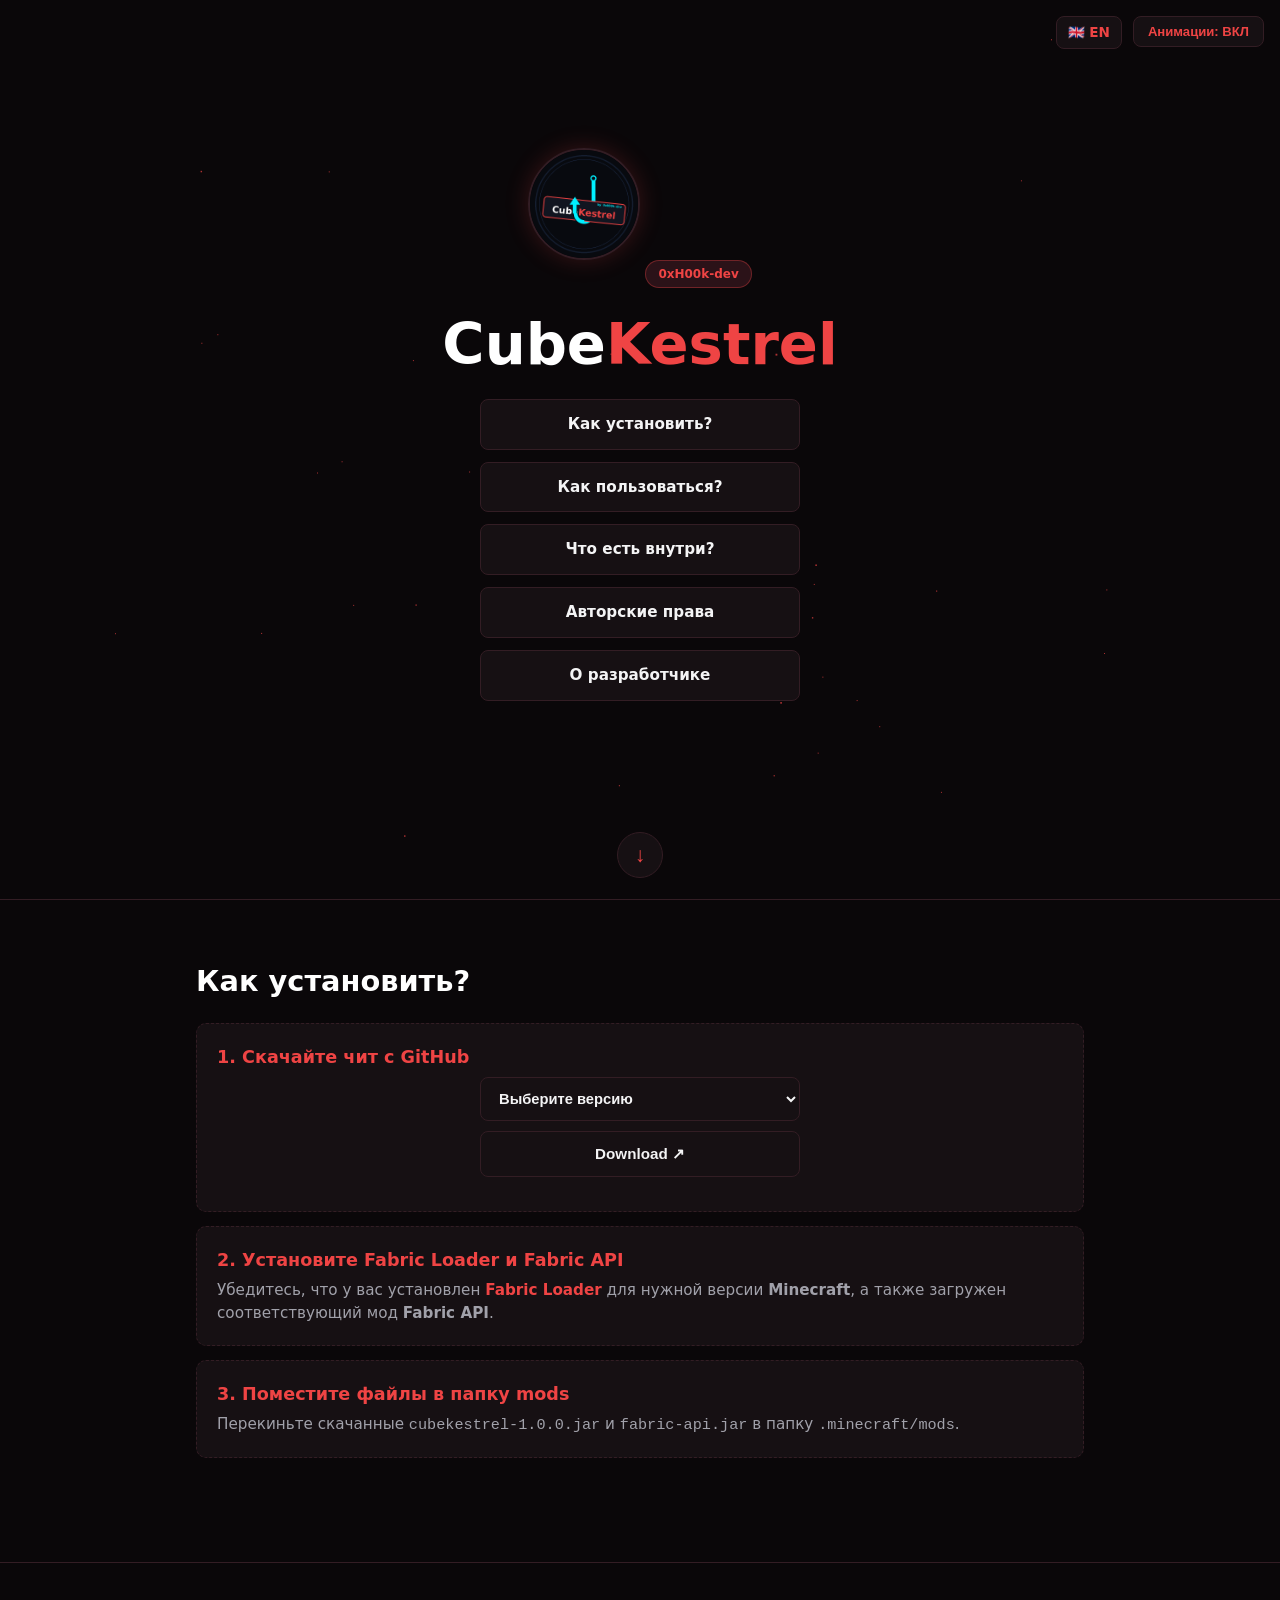
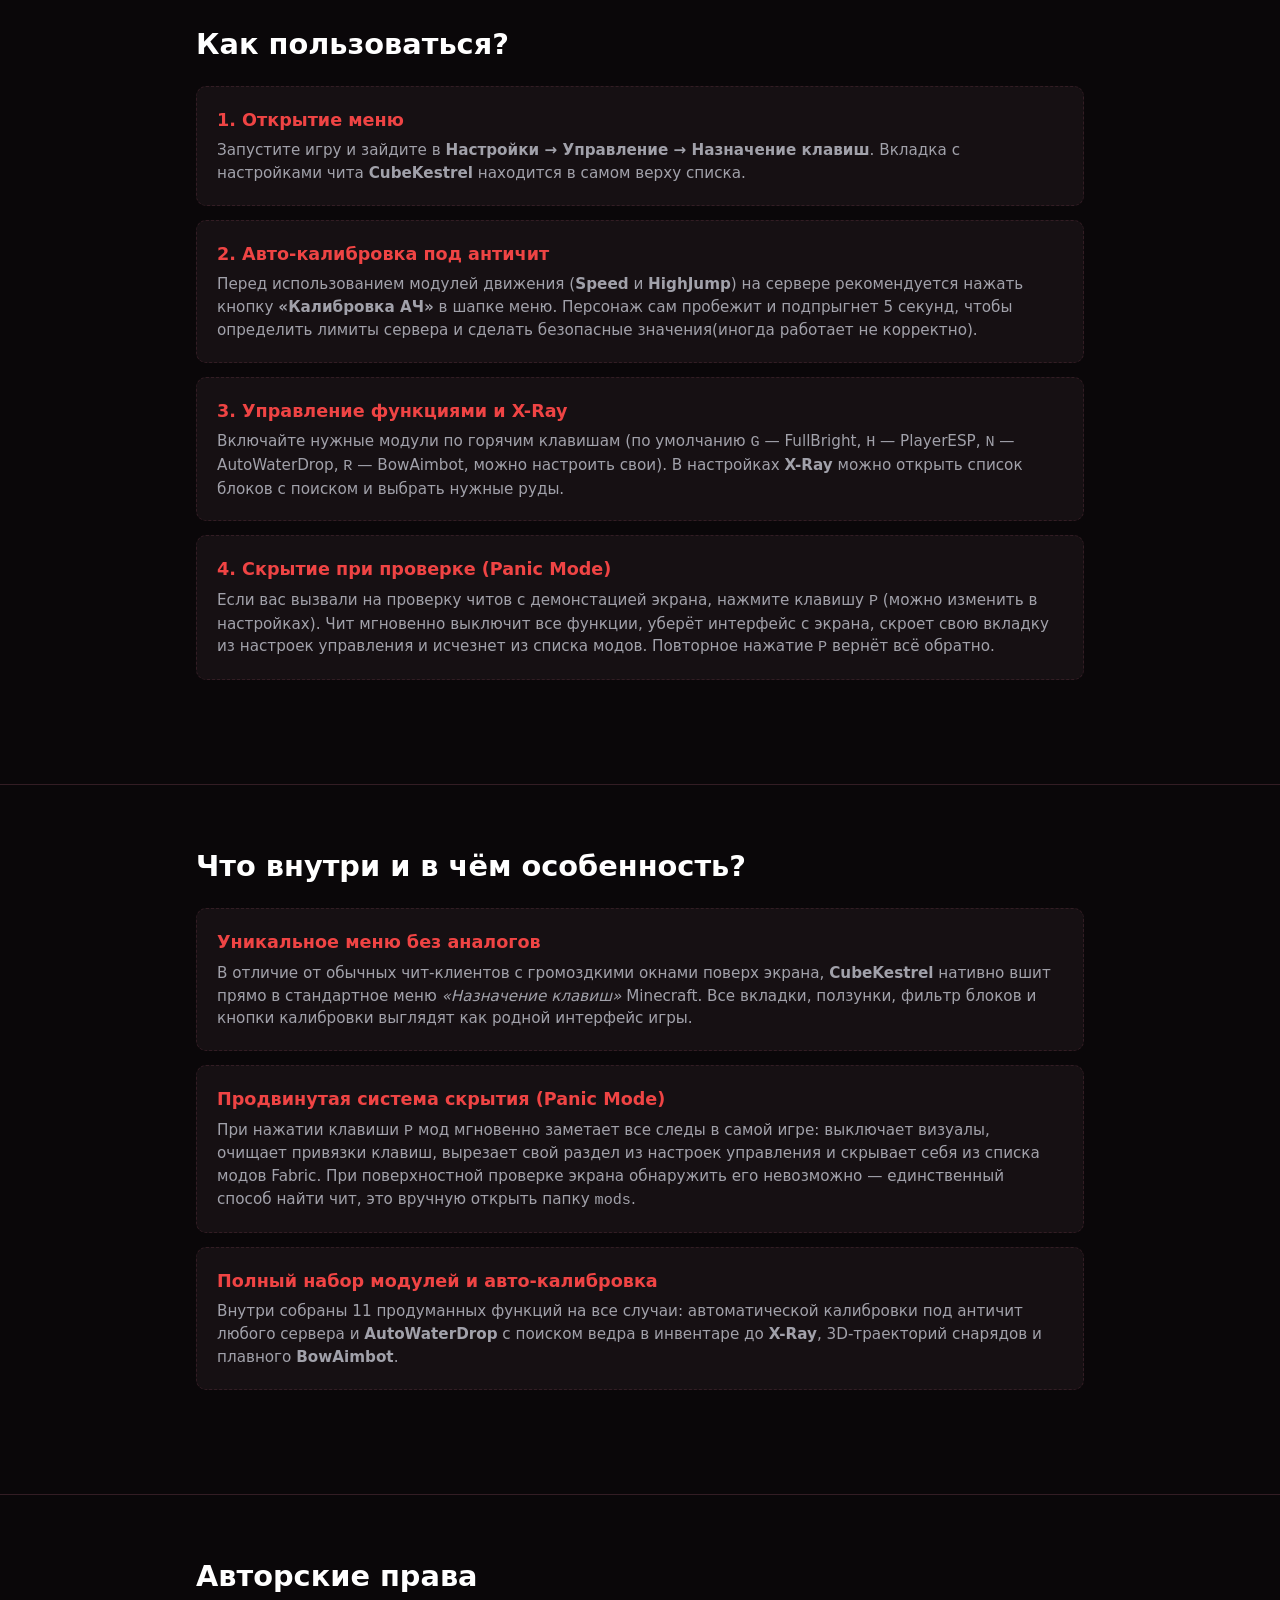
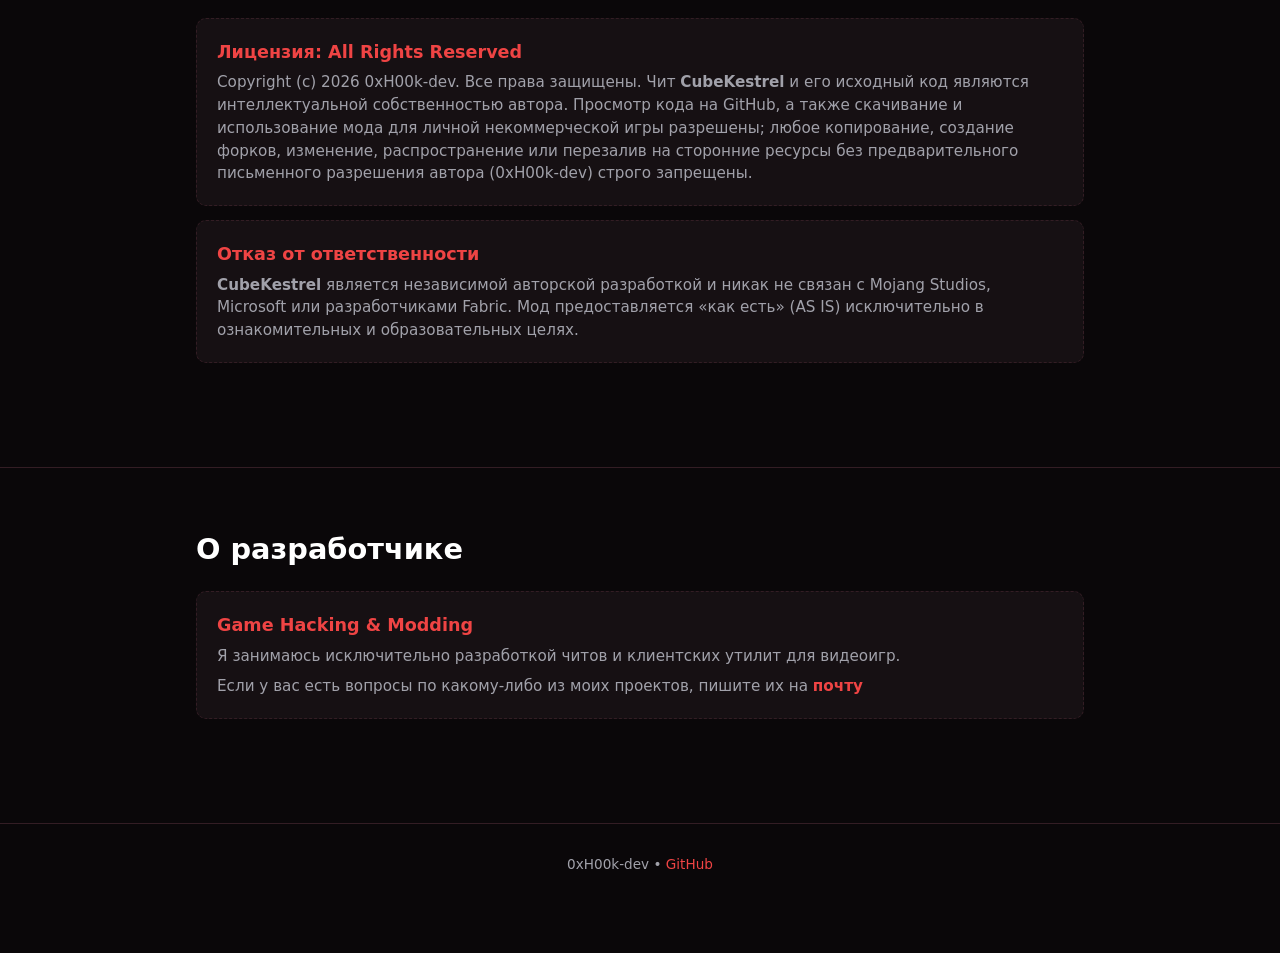
<file: cheats/CubeKestrel/index_ru.html>
<!DOCTYPE html>
<html lang="ru">
<head>
    <meta property="og:type" content="website">
    <meta property="og:url" content="https://0xh00k-dev.github.io/cheats/CubeKestrel/index_ru.html">
    <meta property="og:title" content="CubeKestrel v1.0.0 — Беспалевный чит-мод для Minecraft 1.21 (Fabric)">
    <meta property="og:description" content="Лёгкий беспалевный чит без лишних окон: меню в настройках управления, скрытие на проверку (Panic Mode), X-Ray и авто-калибровка под античит.">
    <meta property="og:image" content="https://0xh00k-dev.github.io/cheats/CubeKestrel/cubekestrel_logo.png">
    <meta name="twitter:card" content="summary">
    <meta charset="UTF-8">
    <meta name="viewport" content="width=device-width, initial-scale=1.0">
    <title>0xH00k-dev</title>
    <link rel="stylesheet" href="../../style.css">
</head>
<body id="top">

<div id="scroll-progress"></div>
<button type="button" id="toggle-anim">Анимации: ВКЛ</button>
<a id="lang-btn" href="index_us.html" title="English version">🇬🇧 EN</a>

<canvas id="starfield"></canvas>

<header class="scroll-step">
    <div class="container">
        <img src="cubekestrel_logo.png" alt="0xH00k-dev" class="hero-logo">
        <div class="badge">0xH00k-dev</div>
        <h1>Cube<span>Kestrel</span></h1>
        <!--<p class="subtitle">Memory manipulation, hooking &amp; game internals</p>-->
        <div class="nav-list">
            <a href="#howtoinstall" class="btn-line">Как установить?</a>
            <a href="#howtouse" class="btn-line">Как пользоваться?</a>
			<a href="#whatinside" class="btn-line">Что есть внутри?</a>

            <a href="#license" class="btn-line">Авторские права</a>
            <a href="#about" class="btn-line">О разработчике</a>
        </div>
    </div>
</header>

<section id="howtoinstall" class="scroll-step">
    <div class="container">
        <h2>Как установить?</h2>
        <div class="sub-block">
            <h3>1. Скачайте чит с GitHub</h3>
<div class="download-box"><select id="version-select" class="version-select">
    <option value="" disabled selected>Выберите версию</option>
    <option value="https://github.com/0xH00k-dev/CubeKestrel/releases/download/v1.0.0/cubekestrel-1.0.0.jar">v1.0.0 — Minecraft 1.21 (Fabric)</option>
</select>

<button id="gh-download-btn" class="btn-line btn-download">Download ↗</button>

<script>
document.getElementById('gh-download-btn').addEventListener('click', function() {
    const select = document.getElementById('version-select');
    const selectedUrl = select.value;
    
    if (selectedUrl) {
        // Исправлено: убрана лишняя запятая в строке флагов
        window.open(selectedUrl, '_blank', 'noopener,noreferrer');
    }
});
</script>
</div>
        </div>
        <div class="sub-block">
            <h3>2. Установите Fabric Loader и Fabric API</h3>
            <p>Убедитесь, что у вас установлен <a href="https://fabricmc.net" target="_blank" rel="noopener noreferrer" class="inline-link">Fabric Loader</a> для нужной версии <strong>Minecraft</strong>, а также загружен соответствующий мод <strong>Fabric API</strong>.</p>
        </div>
        <div class="sub-block">
            <h3>3. Поместите файлы в папку mods</h3>
            <p>Перекиньте скачанные <code>cubekestrel-1.0.0.jar</code> и <code>fabric-api.jar</code> в папку <code>.minecraft/mods</code>.</p>
        </div>

    </div>
</section>


<section id="howtouse" class="scroll-step">
    <div class="container">
        <h2>Как пользоваться?</h2>
        <div class="sub-block">
            <h3>1. Открытие меню</h3>
            <p>Запустите игру и зайдите в <strong>Настройки → Управление → Назначение клавиш</strong>. Вкладка с настройками чита <strong>CubeKestrel</strong> находится в самом верху списка.</p>
        </div>
        <div class="sub-block">
            <h3>2. Авто-калибровка под античит</h3>
            <p>Перед использованием модулей движения (<strong>Speed</strong> и <strong>HighJump</strong>) на сервере рекомендуется нажать кнопку <strong>«Калибровка АЧ»</strong> в шапке меню. Персонаж сам пробежит и подпрыгнет 5 секунд, чтобы определить лимиты сервера и сделать безопасные значения(иногда работает не корректно).</p>
        </div>
        <div class="sub-block">
            <h3>3. Управление функциями и X-Ray</h3>
            <p>Включайте нужные модули по горячим клавишам (по умолчанию <code>G</code> — FullBright, <code>H</code> — PlayerESP, <code>N</code> — AutoWaterDrop, <code>R</code> — BowAimbot, можно настроить свои). В настройках <strong>X-Ray</strong> можно открыть список блоков с поиском и выбрать нужные руды.</p>
        </div>
        <div class="sub-block">
            <h3>4. Скрытие при проверке (Panic Mode)</h3>
            <p>Если вас вызвали на проверку читов с демонстацией экрана, нажмите клавишу <code>P</code> (можно изменить в настройках). Чит мгновенно выключит все функции, уберёт интерфейс с экрана, скроет свою вкладку из настроек управления и исчезнет из списка модов. Повторное нажатие <code>P</code> вернёт всё обратно.</p>
        </div>
    </div>
</section>

<section id="whatinside" class="scroll-step">
    <div class="container">
        <h2>Что внутри и в чём особенность?</h2>
        <div class="sub-block">
            <h3>Уникальное меню без аналогов</h3>
            <p>В отличие от обычных чит-клиентов с громоздкими окнами поверх экрана, <strong>CubeKestrel</strong> нативно вшит прямо в стандартное меню <em>«Назначение клавиш»</em> Minecraft. Все вкладки, ползунки, фильтр блоков и кнопки калибровки выглядят как родной интерфейс игры.</p>
        </div>
        <div class="sub-block">
            <h3>Продвинутая система скрытия (Panic Mode)</h3>
            <p>При нажатии клавиши <code>P</code> мод мгновенно заметает все следы в самой игре: выключает визуалы, очищает привязки клавиш, вырезает свой раздел из настроек управления и скрывает себя из списка модов Fabric. При поверхностной проверке экрана обнаружить его невозможно — единственный способ найти чит, это вручную открыть папку <code>mods</code>.</p>
        </div>
        <div class="sub-block">
            <h3>Полный набор модулей и авто-калибровка</h3>
            <p>Внутри собраны 11 продуманных функций на все случаи: автоматической калибровки под античит любого сервера и <strong>AutoWaterDrop</strong> с поиском ведра в инвентаре до <strong>X-Ray</strong>, 3D-траекторий снарядов и плавного <strong>BowAimbot</strong>.</p>
        </div>
    </div>
</section>

<!--<section id="tools" class="scroll-step">
    <div class="container">
        <h2>Инструменты</h2>
        <div class="sub-block"><h3></h3><p></p></div>
        <div class="sub-block"><h3></h3><p></p></div>
    </div>
</section>-->
<section id="license" class="scroll-step">
    <div class="container">
        <h2>Авторские права</h2>
        <div class="sub-block">
            <h3>Лицензия: All Rights Reserved</h3>
            <p>Copyright (c) 2026 0xH00k-dev. Все права защищены. Чит <strong>CubeKestrel</strong> и его исходный код являются интеллектуальной собственностью автора. Просмотр кода на GitHub, а также скачивание и использование мода для личной некоммерческой игры разрешены; любое копирование, создание форков, изменение, распространение или перезалив на сторонние ресурсы без предварительного письменного разрешения автора (0xH00k-dev) строго запрещены.</p>
        </div>
        <div class="sub-block">
            <h3>Отказ от ответственности</h3>
            <p><strong>CubeKestrel</strong> является независимой авторской разработкой и никак не связан с Mojang Studios, Microsoft или разработчиками Fabric. Мод предоставляется «как есть» (AS IS) исключительно в ознакомительных и образовательных целях.</p>
        </div>
    </div>
</section>


    </div>
</section>

<section id="about" class="scroll-step">
    <div class="container">
        <h2>О разработчике</h2>
        <div class="sub-block">
            <h3>Game Hacking &amp; Modding</h3>
            <p>Я занимаюсь исключительно разработкой читов и клиентских утилит для видеоигр.</p>
            <p style="margin-top: 8px;">Если у вас есть вопросы по какому-либо из моих проектов, пишите их на <a href="mailto:0xH00K.dev@gmail.com" class="inline-link">почту</a></p>
        </div>
    </div>
</section>


<footer>
    <div class="container">0xH00k-dev • <a href="https://github.com/0xH00k-dev" target="_blank" rel="noopener noreferrer">GitHub</a></div>
</footer>

<button type="button" id="next-btn" title="Далее">↓</button>
<button type="button" id="top-btn" title="Наверх">↑</button>

<script>
const canvas = document.getElementById('starfield'), ctx = canvas.getContext('2d', { alpha: false });
const animBtn = document.getElementById('toggle-anim');
let w, h, cx, cy, tx = 0, ty = 0, ox = 0, oy = 0, lastT = 0, rafId = null;
let animOn = localStorage.getItem('hookdev_anim') !== 'off';

function resize() { w = canvas.width = innerWidth; h = canvas.height = innerHeight; cx = w / 2; cy = h / 2; }
const stars = Array.from({ length: 65 }, () => ({ x: 0, y: 0, z: 0 }));
function resetStar(s, init) {
    s.x = (Math.random() - 0.5) * w * 1.5;
    s.y = (Math.random() - 0.5) * h * 1.5;
    s.z = init ? Math.random() * w : w;
}

function drawStars(t) {
    if (!animOn) return;
    rafId = requestAnimationFrame(drawStars);
    if (document.hidden || t - lastT < 33) return;
    lastT = t;

    ctx.fillStyle = '#0a0709';
    ctx.fillRect(0, 0, w, h);
    ox += (tx - ox) * 0.08; oy += (ty - oy) * 0.08;
    ctx.fillStyle = 'rgba(239, 68, 68, 0.7)';

    for (const s of stars) {
        s.z -= 3.5;
        if (s.z <= 1) resetStar(s, false);
        const sx = (s.x / s.z) * (w * 0.4) + cx + ox;
        const sy = (s.y / s.z) * (w * 0.4) + cy + oy;
        if (sx >= 0 && sx <= w && sy >= 0 && sy <= h) {
            const sz = Math.max(1, (1 - s.z / w) * 2.5);
            ctx.fillRect(sx, sy, sz, sz);
        }
    }
}

function syncAnim() {
    document.body.classList.toggle('no-anim', !animOn);
    animBtn.textContent = animOn ? 'Анимации: ВКЛ' : 'Анимации: ВЫКЛ';
    animBtn.classList.toggle('off', !animOn);

    if (animOn && !rafId) rafId = requestAnimationFrame(drawStars);
    if (!animOn) {
        cancelAnimationFrame(rafId);
        rafId = null;
        wheelActive = false;
        if (scrollAnimId) cancelAnimationFrame(scrollAnimId);
        ctx.fillStyle = '#0a0709';
        ctx.fillRect(0, 0, w, h);
    }
}

animBtn.onclick = () => { animOn = !animOn; localStorage.setItem('hookdev_anim', animOn ? 'on' : 'off'); syncAnim(); };
onmousemove = e => { if (animOn) { tx = -(e.clientX / w - 0.5) * 90; ty = -(e.clientY / h - 0.5) * 90; } };
onmouseleave = () => { tx = ty = 0; };
onresize = () => { resize(); if (!animOn) syncAnim(); };
resize(); stars.forEach(s => resetStar(s, true)); syncAnim();

let scrollAnimId = null;
let wheelTarget = scrollY, wheelCurrent = scrollY, wheelActive = false;

function smoothTo(to, hash) {
    wheelActive = false;
    if (scrollAnimId) cancelAnimationFrame(scrollAnimId);

    if (!animOn) {
        scrollTo(0, to);
        wheelTarget = wheelCurrent = to;
        if (hash && history.pushState) history.pushState(null, null, hash);
        return;
    }

    const from = scrollY, dist = to - from;
    const duration = Math.min(3000, Math.max(900, Math.abs(dist) * 0.8));
    let start = null;
    const ease = t => t < 0.5 ? 4 * t * t * t : 1 - Math.pow(-2 * t + 2, 3) / 2;

    const step = now => {
        if (!start) start = now;
        const p = Math.min((now - start) / duration, 1);
        const pos = from + dist * ease(p);
        scrollTo(0, pos);
        wheelTarget = wheelCurrent = pos;

        if (p < 1) {
            scrollAnimId = requestAnimationFrame(step);
        } else {
            scrollAnimId = null;
            if (hash && history.pushState) history.pushState(null, null, hash);
        }
    };
    scrollAnimId = requestAnimationFrame(step);
}

function wheelLoop() {
    if (!wheelActive || !animOn) return;
    const diff = wheelTarget - wheelCurrent;
    wheelCurrent += diff * 0.1;
    scrollTo(0, wheelCurrent);

    if (Math.abs(diff) > 0.5) {
        requestAnimationFrame(wheelLoop);
    } else {
        scrollTo(0, wheelTarget);
        wheelActive = false;
    }
}

addEventListener('wheel', e => {
    if (!animOn || e.ctrlKey) return;
    e.preventDefault();
    if (scrollAnimId) { cancelAnimationFrame(scrollAnimId); scrollAnimId = null; }

    if (!wheelActive) {
        wheelCurrent = scrollY;
        wheelTarget = scrollY;
        wheelActive = true;
        requestAnimationFrame(wheelLoop);
    }

    const maxScroll = document.documentElement.scrollHeight - innerHeight;
    wheelTarget = Math.max(0, Math.min(maxScroll, wheelTarget + e.deltaY * 1.1));
}, { passive: false });

document.querySelectorAll('a[href^="#"]').forEach(a => a.onclick = e => {
    const id = a.getAttribute('href').slice(1), el = document.getElementById(id);
    if (el) { e.preventDefault(); smoothTo(el.getBoundingClientRect().top + scrollY, '#' + id); }
});

const steps = [...document.querySelectorAll('.scroll-step')];
const nextBtn = document.getElementById('next-btn'), topBtn = document.getElementById('top-btn'), bar = document.getElementById('scroll-progress');

nextBtn.onclick = () => {
    const next = steps.find(s => s.getBoundingClientRect().top + scrollY > scrollY + 20);
    if (next) smoothTo(next.getBoundingClientRect().top + scrollY, next.id ? '#' + next.id : null);
};
topBtn.onclick = () => smoothTo(0, '#top');

function updateUI() {
    const y = scrollY, max = document.documentElement.scrollHeight - innerHeight;
    bar.style.width = (max > 0 ? Math.min(100, (y / max) * 100) : 0) + '%';
    topBtn.classList.toggle('show', y > 200);
    const lastTop = steps[steps.length - 1].getBoundingClientRect().top + y;
    nextBtn.classList.toggle('hidden', y >= lastTop - 20 || y >= max - 10);
}
addEventListener('scroll', updateUI, { passive: true });
addEventListener('resize', updateUI, { passive: true });
updateUI();
</script>
</body>
</html>
</file>
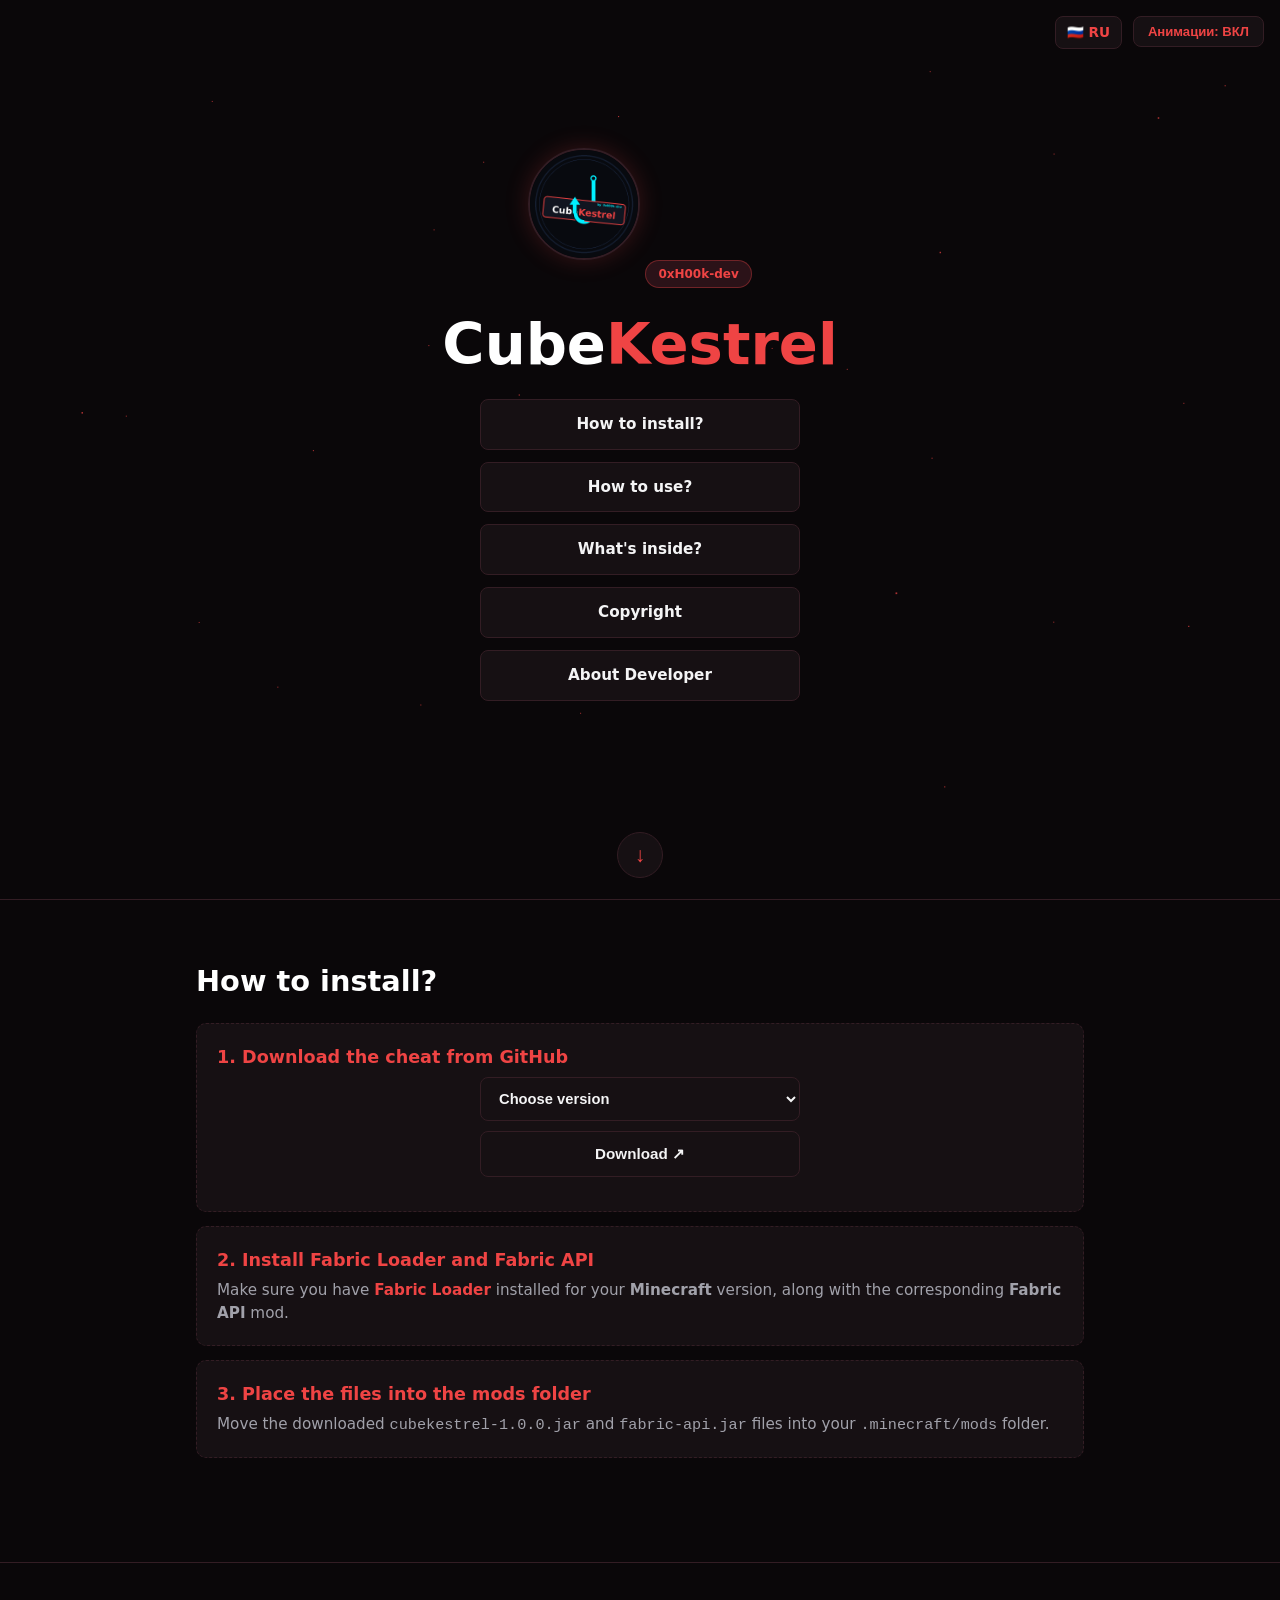
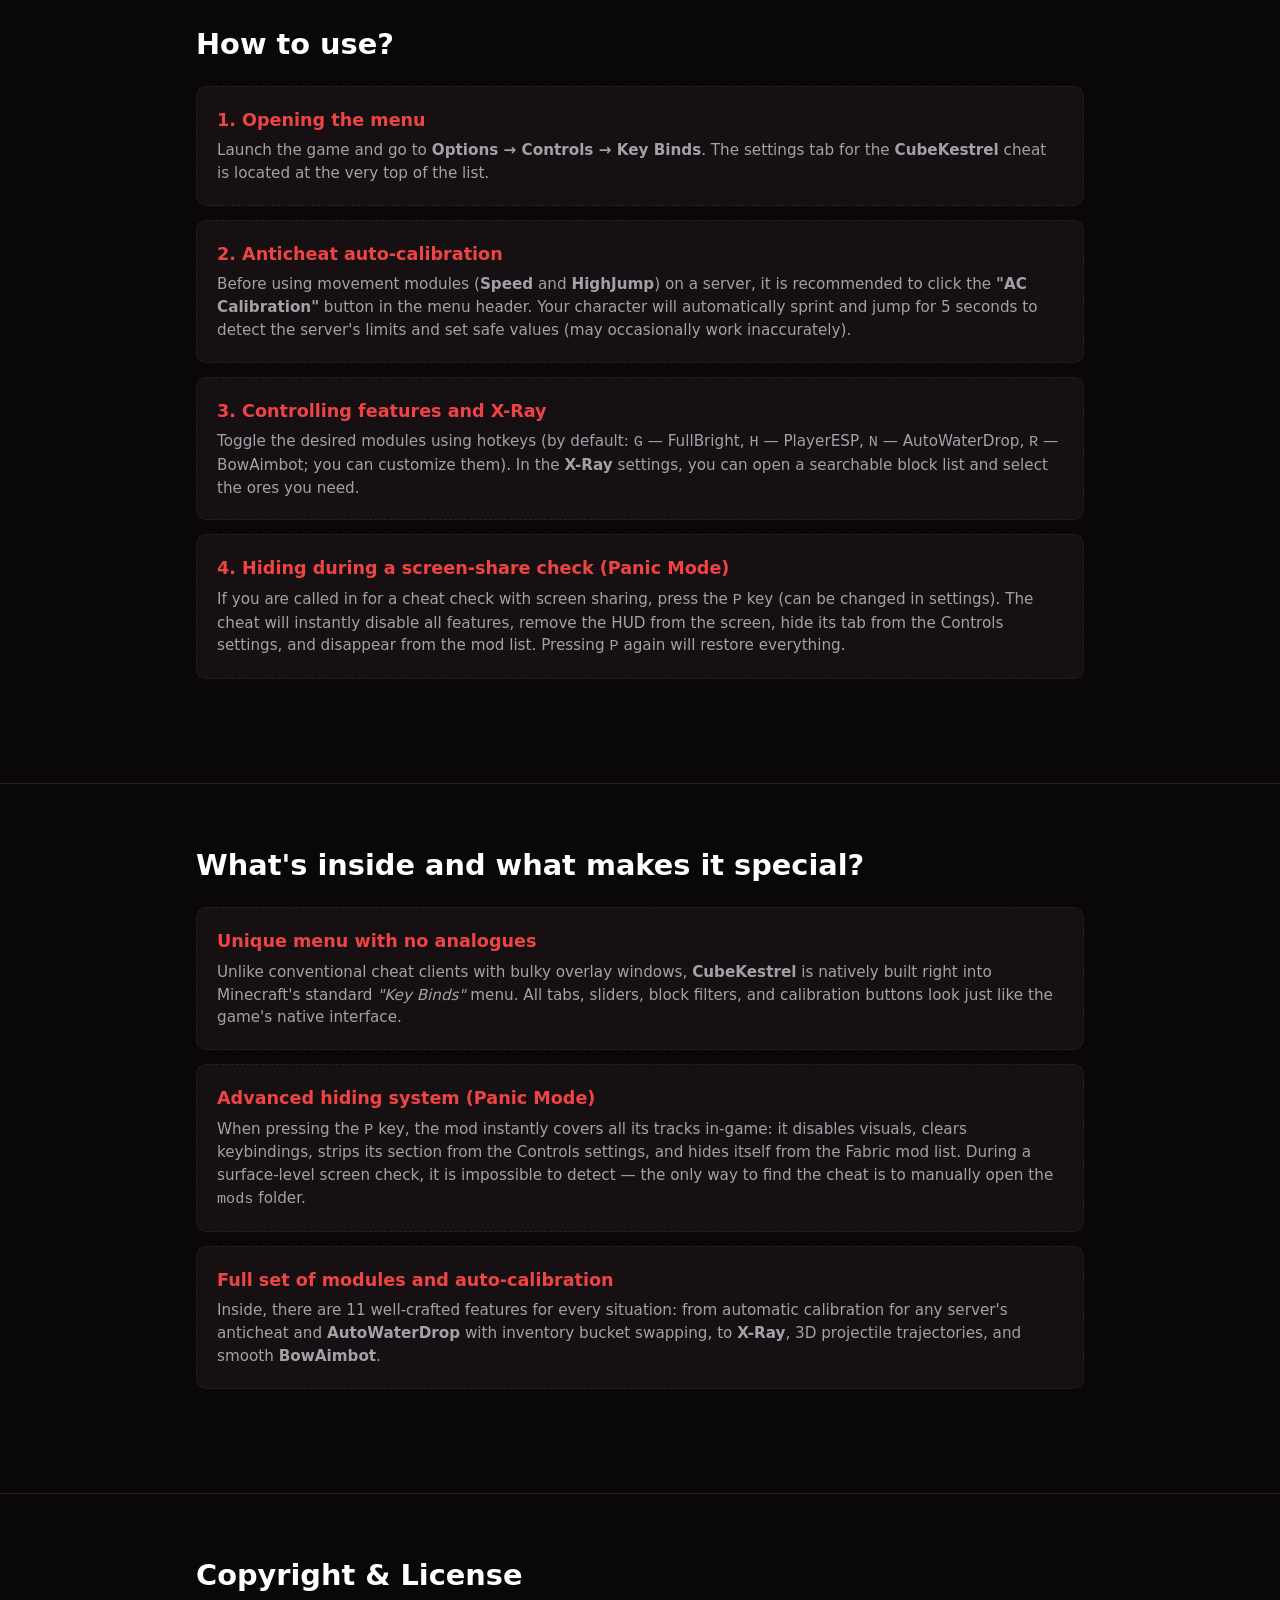
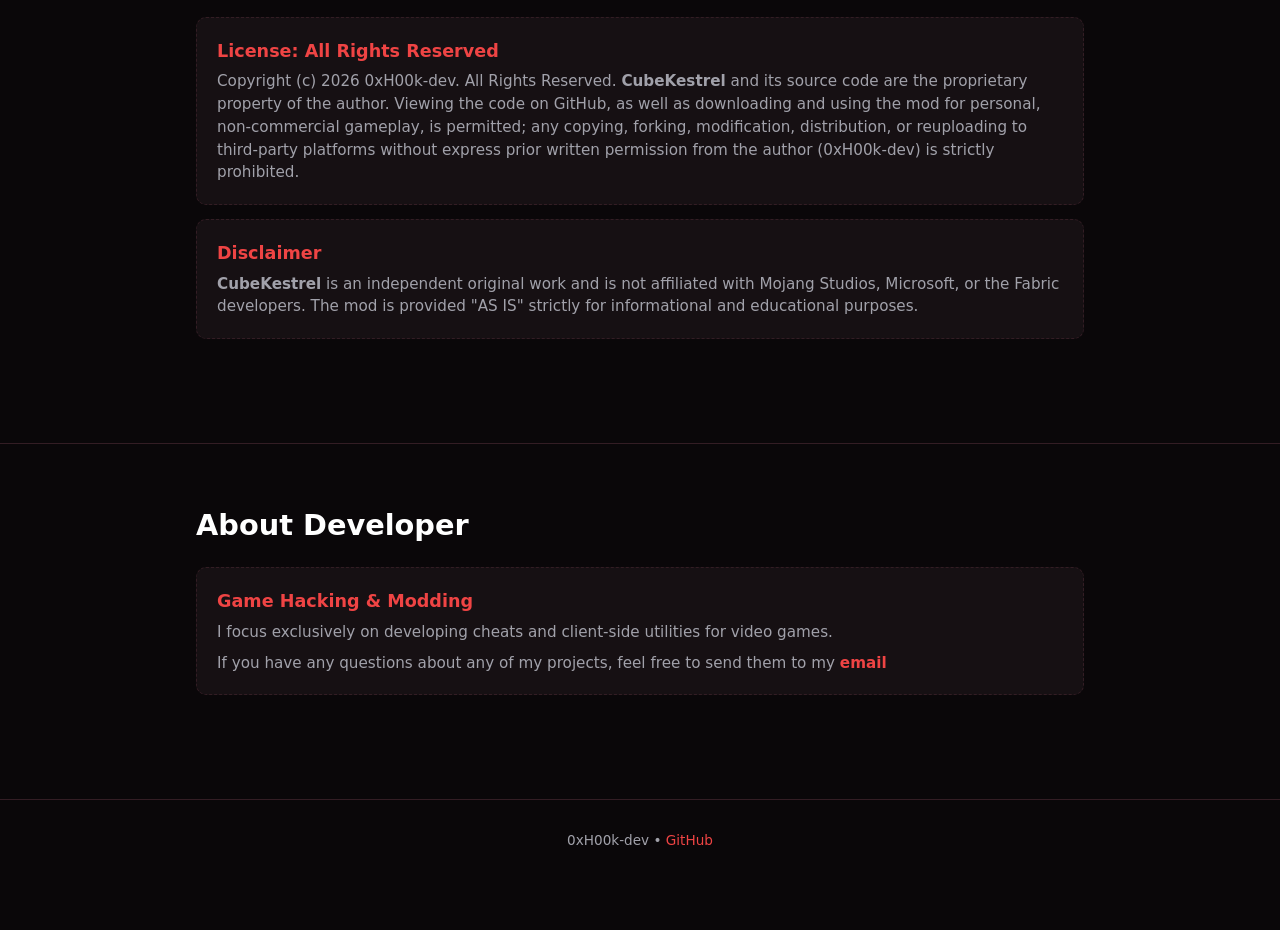
<file: cheats/CubeKestrel/index_us.html>
<!DOCTYPE html>
<html lang="ru">
<head>
    <meta property="og:type" content="website">
    <meta property="og:url" content="https://0xh00k-dev.github.io/cheats/CubeKestrel/index_us.html">
    <meta property="og:title" content="CubeKestrel v1.0.0 — Stealth Ghost Client for Minecraft 1.21 (Fabric)">
    <meta property="og:description" content="Lightweight ghost client with native Key Binds GUI, one-key Panic Mode for screen-shares, X-Ray, and 5-second anticheat auto-calibration.">
    <meta property="og:image" content="https://0xh00k-dev.github.io/cheats/CubeKestrel/cubekestrel_logo.png">
    <meta name="twitter:card" content="summary">
    <meta charset="UTF-8">
    <meta name="viewport" content="width=device-width, initial-scale=1.0">
    <title>0xH00k-dev</title>
    <link rel="stylesheet" href="../../style.css">
</head>
<body id="top">

<div id="scroll-progress"></div>
<button type="button" id="toggle-anim">Анимации: ВКЛ</button>
<a id="lang-btn" href="index_ru.html" title="English version">🇷🇺 RU</a>

<canvas id="starfield"></canvas>
<header class="scroll-step">
    <div class="container">
        <img src="cubekestrel_logo.png" alt="0xH00k-dev" class="hero-logo">
        <div class="badge">0xH00k-dev</div>
        <h1>Cube<span>Kestrel</span></h1>
        <!--<p class="subtitle">Memory manipulation, hooking &amp; game internals</p>-->
        <div class="nav-list">
            <a href="#howtoinstall" class="btn-line">How to install?</a>
            <a href="#howtouse" class="btn-line">How to use?</a>
            <a href="#whatinside" class="btn-line">What's inside?</a>

            <a href="#license" class="btn-line">Copyright</a>
            <a href="#about" class="btn-line">About Developer</a>
        </div>
    </div>
</header>

<section id="howtoinstall" class="scroll-step">
    <div class="container">
        <h2>How to install?</h2>
        <div class="sub-block">
            <h3>1. Download the cheat from GitHub</h3>
            <div class="download-box">
<select id="version-select" class="version-select">
    <option value="" disabled selected>Choose version</option>
    <option value="https://github.com/0xH00k-dev/CubeKestrel/releases/download/v1.0.0/cubekestrel-1.0.0.jar">v1.0.0 — Minecraft 1.21 (Fabric)</option>
</select>

<button id="gh-download-btn" class="btn-line btn-download">Download ↗</button>

<script>
document.getElementById('gh-download-btn').addEventListener('click', function() {
    const select = document.getElementById('version-select');
    const selectedUrl = select.value;
    
    if (selectedUrl) {
        // Исправлено: убрана лишняя запятая в строке флагов
        window.open(selectedUrl, '_blank', 'noopener,noreferrer');
    }
});
</script>
            </div>
        </div>
        <div class="sub-block">
            <h3>2. Install Fabric Loader and Fabric API</h3>
            <p>Make sure you have <a href="https://fabricmc.net" target="_blank" rel="noopener noreferrer" class="inline-link">Fabric Loader</a> installed for your <strong>Minecraft</strong> version, along with the corresponding <strong>Fabric API</strong> mod.</p>
        </div>
        <div class="sub-block">
            <h3>3. Place the files into the mods folder</h3>
            <p>Move the downloaded <code>cubekestrel-1.0.0.jar</code> and <code>fabric-api.jar</code> files into your <code>.minecraft/mods</code> folder.</p>
        </div>
    </div>
</section>


<section id="howtouse" class="scroll-step">
    <div class="container">
        <h2>How to use?</h2>
        <div class="sub-block">
            <h3>1. Opening the menu</h3>
            <p>Launch the game and go to <strong>Options → Controls → Key Binds</strong>. The settings tab for the <strong>CubeKestrel</strong> cheat is located at the very top of the list.</p>
        </div>
        <div class="sub-block">
            <h3>2. Anticheat auto-calibration</h3>
            <p>Before using movement modules (<strong>Speed</strong> and <strong>HighJump</strong>) on a server, it is recommended to click the <strong>"AC Calibration"</strong> button in the menu header. Your character will automatically sprint and jump for 5 seconds to detect the server's limits and set safe values (may occasionally work inaccurately).</p>
        </div>
        <div class="sub-block">
            <h3>3. Controlling features and X-Ray</h3>
            <p>Toggle the desired modules using hotkeys (by default: <code>G</code> — FullBright, <code>H</code> — PlayerESP, <code>N</code> — AutoWaterDrop, <code>R</code> — BowAimbot; you can customize them). In the <strong>X-Ray</strong> settings, you can open a searchable block list and select the ores you need.</p>
        </div>
        <div class="sub-block">
            <h3>4. Hiding during a screen-share check (Panic Mode)</h3>
            <p>If you are called in for a cheat check with screen sharing, press the <code>P</code> key (can be changed in settings). The cheat will instantly disable all features, remove the HUD from the screen, hide its tab from the Controls settings, and disappear from the mod list. Pressing <code>P</code> again will restore everything.</p>
        </div>
    </div>
</section>

<section id="whatinside" class="scroll-step">
    <div class="container">
        <h2>What's inside and what makes it special?</h2>
        <div class="sub-block">
            <h3>Unique menu with no analogues</h3>
            <p>Unlike conventional cheat clients with bulky overlay windows, <strong>CubeKestrel</strong> is natively built right into Minecraft's standard <em>"Key Binds"</em> menu. All tabs, sliders, block filters, and calibration buttons look just like the game's native interface.</p>
        </div>
        <div class="sub-block">
            <h3>Advanced hiding system (Panic Mode)</h3>
            <p>When pressing the <code>P</code> key, the mod instantly covers all its tracks in-game: it disables visuals, clears keybindings, strips its section from the Controls settings, and hides itself from the Fabric mod list. During a surface-level screen check, it is impossible to detect — the only way to find the cheat is to manually open the <code>mods</code> folder.</p>
        </div>
        <div class="sub-block">
            <h3>Full set of modules and auto-calibration</h3>
            <p>Inside, there are 11 well-crafted features for every situation: from automatic calibration for any server's anticheat and <strong>AutoWaterDrop</strong> with inventory bucket swapping, to <strong>X-Ray</strong>, 3D projectile trajectories, and smooth <strong>BowAimbot</strong>.</p>
        </div>
    </div>
</section>


<!--<section id="tools" class="scroll-step">
    <div class="container">
        <h2>Инструменты</h2>
        <div class="sub-block"><h3></h3><p></p></div>
        <div class="sub-block"><h3></h3><p></p></div>
    </div>
</section>-->
<section id="license" class="scroll-step">
    <div class="container">
        <h2>Copyright &amp; License</h2>
        <div class="sub-block">
            <h3>License: All Rights Reserved</h3>
            <p>Copyright (c) 2026 0xH00k-dev. All Rights Reserved. <strong>CubeKestrel</strong> and its source code are the proprietary property of the author. Viewing the code on GitHub, as well as downloading and using the mod for personal, non-commercial gameplay, is permitted; any copying, forking, modification, distribution, or reuploading to third-party platforms without express prior written permission from the author (0xH00k-dev) is strictly prohibited.</p>
        </div>
        <div class="sub-block">
            <h3>Disclaimer</h3>
            <p><strong>CubeKestrel</strong> is an independent original work and is not affiliated with Mojang Studios, Microsoft, or the Fabric developers. The mod is provided "AS IS" strictly for informational and educational purposes.</p>
        </div>
    </div>
</section>



    </div>
</section>

<section id="about" class="scroll-step">
    <div class="container">
        <h2>About Developer</h2>
        <div class="sub-block">
            <h3>Game Hacking &amp; Modding</h3>
            <p>I focus exclusively on developing cheats and client-side utilities for video games.</p>
<p style="margin-top: 8px;">If you have any questions about any of my projects, feel free to send them to my <a href="mailto:0xH00K.dev@gmail.com" class="inline-link">email</a></p>
        </div>
    </div>
</section>



<footer>
    <div class="container">0xH00k-dev • <a href="https://github.com/0xH00k-dev" target="_blank" rel="noopener noreferrer">GitHub</a></div>
</footer>

<button type="button" id="next-btn" title="Next">↓</button>
<button type="button" id="top-btn" title="Go up">↑</button>

<script>
const canvas = document.getElementById('starfield'), ctx = canvas.getContext('2d', { alpha: false });
const animBtn = document.getElementById('toggle-anim');
let w, h, cx, cy, tx = 0, ty = 0, ox = 0, oy = 0, lastT = 0, rafId = null;
let animOn = localStorage.getItem('hookdev_anim') !== 'off';

function resize() { w = canvas.width = innerWidth; h = canvas.height = innerHeight; cx = w / 2; cy = h / 2; }
const stars = Array.from({ length: 65 }, () => ({ x: 0, y: 0, z: 0 }));
function resetStar(s, init) {
    s.x = (Math.random() - 0.5) * w * 1.5;
    s.y = (Math.random() - 0.5) * h * 1.5;
    s.z = init ? Math.random() * w : w;
}

function drawStars(t) {
    if (!animOn) return;
    rafId = requestAnimationFrame(drawStars);
    if (document.hidden || t - lastT < 33) return;
    lastT = t;

    ctx.fillStyle = '#0a0709';
    ctx.fillRect(0, 0, w, h);
    ox += (tx - ox) * 0.08; oy += (ty - oy) * 0.08;
    ctx.fillStyle = 'rgba(239, 68, 68, 0.7)';

    for (const s of stars) {
        s.z -= 3.5;
        if (s.z <= 1) resetStar(s, false);
        const sx = (s.x / s.z) * (w * 0.4) + cx + ox;
        const sy = (s.y / s.z) * (w * 0.4) + cy + oy;
        if (sx >= 0 && sx <= w && sy >= 0 && sy <= h) {
            const sz = Math.max(1, (1 - s.z / w) * 2.5);
            ctx.fillRect(sx, sy, sz, sz);
        }
    }
}

function syncAnim() {
    document.body.classList.toggle('no-anim', !animOn);
    animBtn.textContent = animOn ? 'Анимации: ВКЛ' : 'Анимации: ВЫКЛ';
    animBtn.classList.toggle('off', !animOn);

    if (animOn && !rafId) rafId = requestAnimationFrame(drawStars);
    if (!animOn) {
        cancelAnimationFrame(rafId);
        rafId = null;
        wheelActive = false;
        if (scrollAnimId) cancelAnimationFrame(scrollAnimId);
        ctx.fillStyle = '#0a0709';
        ctx.fillRect(0, 0, w, h);
    }
}

animBtn.onclick = () => { animOn = !animOn; localStorage.setItem('hookdev_anim', animOn ? 'on' : 'off'); syncAnim(); };
onmousemove = e => { if (animOn) { tx = -(e.clientX / w - 0.5) * 90; ty = -(e.clientY / h - 0.5) * 90; } };
onmouseleave = () => { tx = ty = 0; };
onresize = () => { resize(); if (!animOn) syncAnim(); };
resize(); stars.forEach(s => resetStar(s, true)); syncAnim();

let scrollAnimId = null;
let wheelTarget = scrollY, wheelCurrent = scrollY, wheelActive = false;

function smoothTo(to, hash) {
    wheelActive = false;
    if (scrollAnimId) cancelAnimationFrame(scrollAnimId);

    if (!animOn) {
        scrollTo(0, to);
        wheelTarget = wheelCurrent = to;
        if (hash && history.pushState) history.pushState(null, null, hash);
        return;
    }

    const from = scrollY, dist = to - from;
    const duration = Math.min(3000, Math.max(900, Math.abs(dist) * 0.8));
    let start = null;
    const ease = t => t < 0.5 ? 4 * t * t * t : 1 - Math.pow(-2 * t + 2, 3) / 2;

    const step = now => {
        if (!start) start = now;
        const p = Math.min((now - start) / duration, 1);
        const pos = from + dist * ease(p);
        scrollTo(0, pos);
        wheelTarget = wheelCurrent = pos;

        if (p < 1) {
            scrollAnimId = requestAnimationFrame(step);
        } else {
            scrollAnimId = null;
            if (hash && history.pushState) history.pushState(null, null, hash);
        }
    };
    scrollAnimId = requestAnimationFrame(step);
}

function wheelLoop() {
    if (!wheelActive || !animOn) return;
    const diff = wheelTarget - wheelCurrent;
    wheelCurrent += diff * 0.1;
    scrollTo(0, wheelCurrent);

    if (Math.abs(diff) > 0.5) {
        requestAnimationFrame(wheelLoop);
    } else {
        scrollTo(0, wheelTarget);
        wheelActive = false;
    }
}

addEventListener('wheel', e => {
    if (!animOn || e.ctrlKey) return;
    e.preventDefault();
    if (scrollAnimId) { cancelAnimationFrame(scrollAnimId); scrollAnimId = null; }

    if (!wheelActive) {
        wheelCurrent = scrollY;
        wheelTarget = scrollY;
        wheelActive = true;
        requestAnimationFrame(wheelLoop);
    }

    const maxScroll = document.documentElement.scrollHeight - innerHeight;
    wheelTarget = Math.max(0, Math.min(maxScroll, wheelTarget + e.deltaY * 1.1));
}, { passive: false });

document.querySelectorAll('a[href^="#"]').forEach(a => a.onclick = e => {
    const id = a.getAttribute('href').slice(1), el = document.getElementById(id);
    if (el) { e.preventDefault(); smoothTo(el.getBoundingClientRect().top + scrollY, '#' + id); }
});

const steps = [...document.querySelectorAll('.scroll-step')];
const nextBtn = document.getElementById('next-btn'), topBtn = document.getElementById('top-btn'), bar = document.getElementById('scroll-progress');

nextBtn.onclick = () => {
    const next = steps.find(s => s.getBoundingClientRect().top + scrollY > scrollY + 20);
    if (next) smoothTo(next.getBoundingClientRect().top + scrollY, next.id ? '#' + next.id : null);
};
topBtn.onclick = () => smoothTo(0, '#top');

function updateUI() {
    const y = scrollY, max = document.documentElement.scrollHeight - innerHeight;
    bar.style.width = (max > 0 ? Math.min(100, (y / max) * 100) : 0) + '%';
    topBtn.classList.toggle('show', y > 200);
    const lastTop = steps[steps.length - 1].getBoundingClientRect().top + y;
    nextBtn.classList.toggle('hidden', y >= lastTop - 20 || y >= max - 10);
}
addEventListener('scroll', updateUI, { passive: true });
addEventListener('resize', updateUI, { passive: true });
updateUI();
</script>
</body>
</html>
</file>
<file: style.css>
:root {
    --bg: #0a0709;
    --surface: #161013;
    --border: #331d24;
    --accent: #ef4444;
    --accent-dim: #2b1218;
    --text: #f4f4f5;
    --muted: #a1a1aa;
}

* { box-sizing: border-box; margin: 0; padding: 0; }
body { font-family: system-ui, -apple-system, sans-serif; background: var(--bg); color: var(--text); line-height: 1.5; overflow-x: hidden; }
.container { width: 100%; max-width: 920px; margin: 0 auto; padding: 0 16px; }

#scroll-progress {
    position: fixed;
    top: 0;
    left: 0;
    width: 0;
    height: 3.5px;
    background: linear-gradient(90deg, #991b1b, #ef4444, #f87171, #991b1b);
    background-size: 300% 100%;
    animation: gradientShift 4s linear infinite;
    box-shadow: 0 0 10px rgba(239, 68, 68, 0.6);
    z-index: 1000;
    pointer-events: none;
    transition: width 1s cubic-bezier(0.22, 1, 0.36, 1);
    will-change: width, background-position;
}

@keyframes gradientShift {
    0% { background-position: 0% 50%; }
    100% { background-position: 300% 50%; }
}

body.no-anim *, body.no-anim #scroll-progress {
    animation: none !important;
    transition: none !important;
}

#starfield { position: fixed; inset: 0; z-index: -1; pointer-events: none; }

#toggle-anim, #next-btn, #top-btn {
    position: fixed; background: var(--surface); color: var(--accent);
    border: 1px solid var(--border); cursor: pointer; z-index: 99; transition: 0.2s;
}
#toggle-anim:hover, #next-btn:hover, #top-btn:hover {
    border-color: var(--accent); background: var(--accent-dim);
}

#toggle-anim { top: 16px; right: 16px; padding: 7px 14px; border-radius: 8px; font-size: 0.82rem; font-weight: 700; z-index: 100; }
#toggle-anim.off { color: var(--muted); }

header { min-height: 100vh; min-height: 100dvh; display: flex; flex-direction: column; justify-content: center; align-items: center; padding: 40px 0 90px; text-align: center; border-bottom: 1px solid var(--border); }

.hero-logo {
    width: 112px;
    height: 112px;
    border-radius: 50%;
    border: 2px solid var(--border);
    box-shadow: 0 0 24px rgba(239, 68, 68, 0.2);
    margin-bottom: 18px;
    object-fit: cover;
}

.badge { display: inline-block; padding: 4px 12px; font-size: 12px; font-weight: 700; color: var(--accent); background: var(--accent-dim); border: 1px solid rgba(239, 68, 68, 0.35); border-radius: 20px; margin-bottom: 14px; }
h1 { font-size: clamp(2.4rem, 6vw, 3.6rem); color: #fff; margin-bottom: 10px; }
h1 span { color: var(--accent); }
.subtitle { color: var(--muted); max-width: 640px; margin: 0 auto 26px; font-size: 1.05rem; }

.nav-list { display: flex; flex-direction: column; gap: 12px; width: 100%; max-width: 320px; margin: 0 auto; }
.btn-line { width: 100%; padding: 13px 22px; border-radius: 8px; font-weight: 700; text-decoration: none; font-size: 0.95rem; background: var(--surface); color: var(--text); border: 1px solid var(--border); display: block; transition: 0.2s; }
.btn-line:hover { border-color: var(--accent); color: var(--accent); }

section { padding: 60px 0 90px; border-bottom: 1px solid var(--border); }
h2 { font-size: 1.8rem; color: #fff; margin-bottom: 20px; }

.sub-block { background: var(--surface); border: 1px dashed var(--border); border-radius: 10px; padding: 20px; margin-bottom: 14px; min-height: 70px; }
.sub-block h3 { color: var(--accent); font-size: 1.1rem; margin-bottom: 6px; }
.sub-block p { color: var(--muted); font-size: 0.95rem; }

.inline-link { color: var(--accent); text-decoration: none; font-weight: 700; }
.inline-link:hover { text-decoration: underline; }

#next-btn { bottom: 22px; left: 50%; transform: translateX(-50%); width: 46px; height: 46px; border-radius: 50%; font-size: 1.3rem; font-weight: bold; display: flex; align-items: center; justify-content: center; }
#next-btn.hidden { opacity: 0; visibility: hidden; pointer-events: none; }

#top-btn { bottom: 22px; right: 22px; width: 46px; height: 46px; border-radius: 10px; font-size: 1.2rem; font-weight: bold; display: flex; align-items: center; justify-content: center; opacity: 0; visibility: hidden; transform: translateY(10px); }
#top-btn.show { opacity: 1; visibility: visible; transform: translateY(0); }

footer { padding: 30px 0 85px; text-align: center; color: var(--muted); font-size: 0.85rem; }
footer a { color: var(--accent); text-decoration: none; }
#lang-btn {
    position: fixed;
    top: 16px;
    right: 158px;
    height: 33px;
    padding: 0 11px;
    background: var(--surface);
    color: var(--accent);
    border: 1px solid var(--border);
    border-radius: 8px;
    font-size: 0.85rem;
    font-weight: 700;
    text-decoration: none;
    display: flex;
    align-items: center;
    justify-content: center;
    gap: 6px;
    z-index: 100;
    transition: 0.2s;
}

#lang-btn:hover {
    border-color: var(--accent);
    background: var(--accent-dim);
}
.download-box {
    display: flex;
    flex-direction: column;
    gap: 10px;
    width: 100%;
    max-width: 320px;
    margin: 0 auto 14px;
}

.version-select {
    width: 100%;
    padding: 12px 14px;
    border-radius: 8px;
    font-size: 0.92rem;
    font-weight: 700;
    background: var(--surface);
    color: var(--text);
    border: 1px solid var(--border);
    cursor: pointer;
    outline: none;
    transition: 0.2s;
}

.version-select:hover, .version-select:focus {
    border-color: var(--accent);
}
</file>
